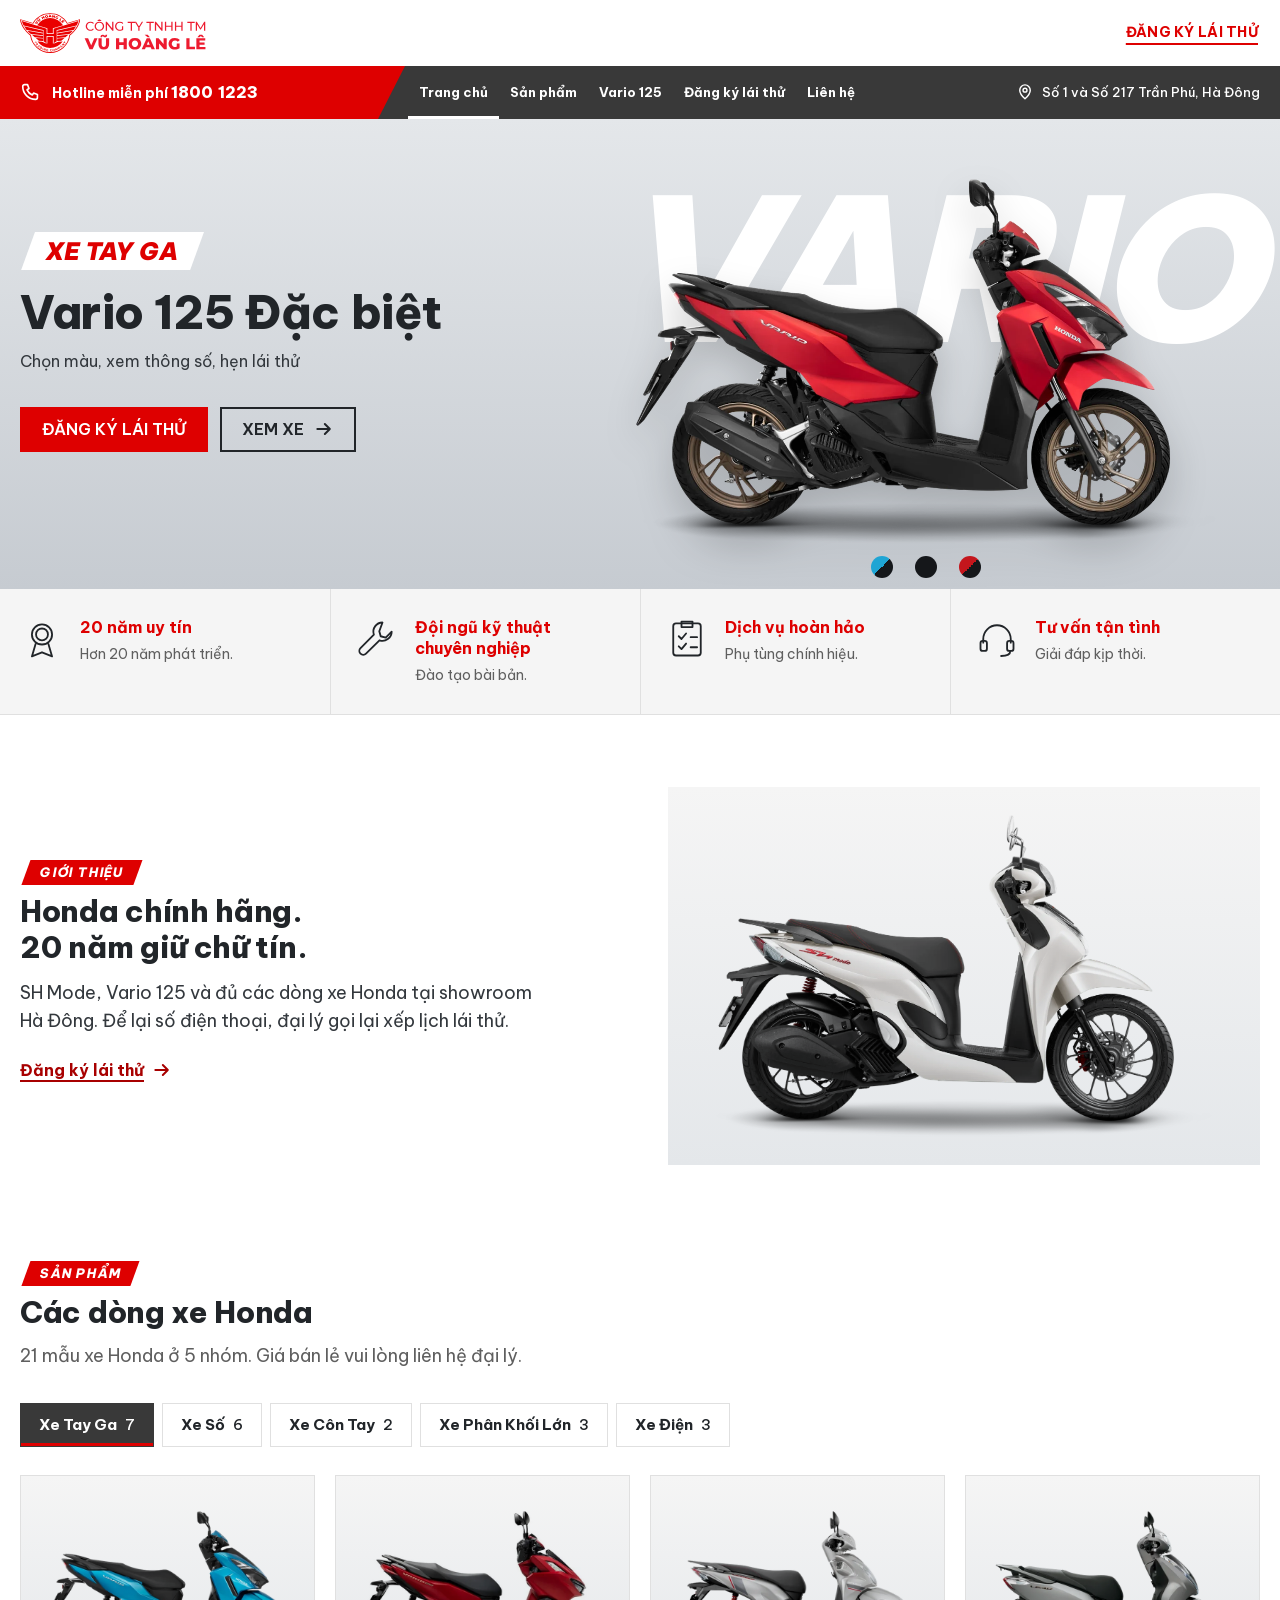
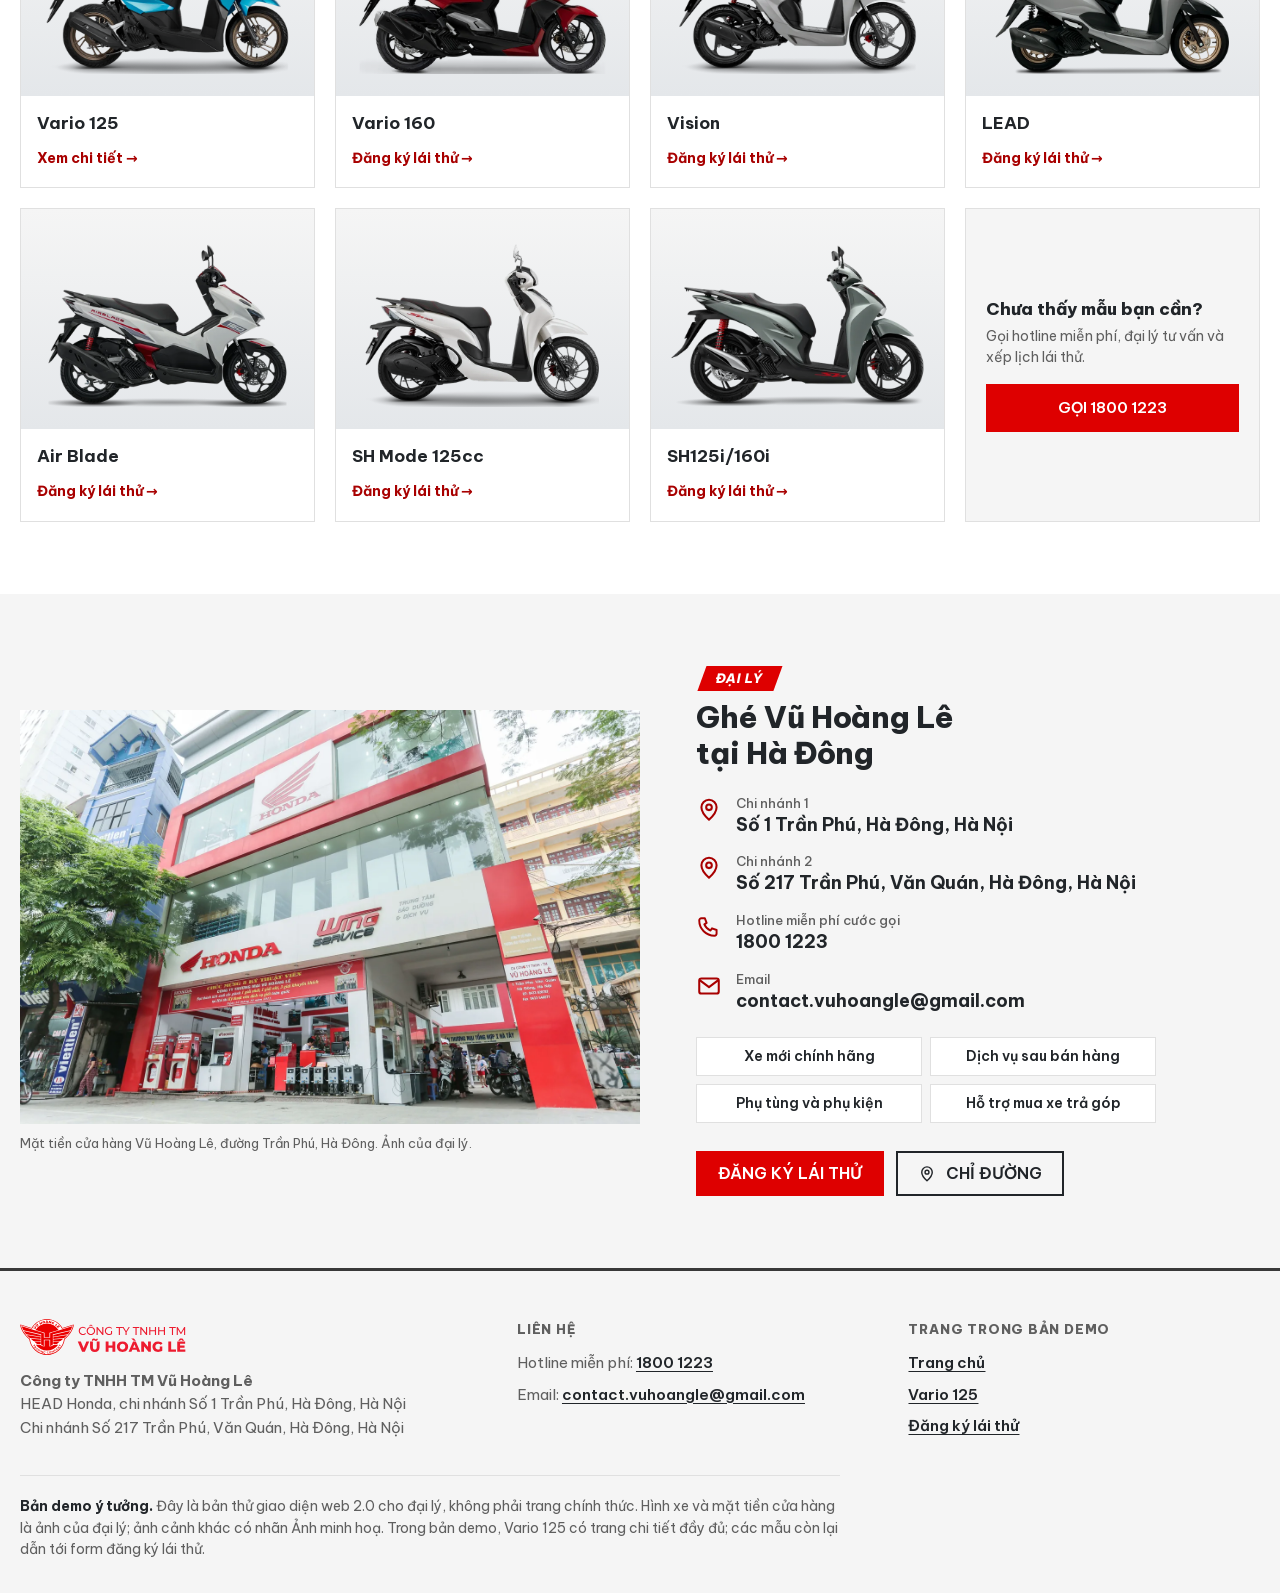
<file: index.html>
<!doctype html>
<html lang="vi"><head><meta charset="utf-8">
<meta name="viewport" content="width=device-width,initial-scale=1">
<title>Honda Vũ Hoàng Lê | Bản demo ý tưởng web 2.0 (B1)</title>
<meta name="description" content="Bản demo ý tưởng web 2.0 cho đại lý Honda Vũ Hoàng Lê, Hà Đông: các dòng xe, Vario 125, đăng ký lái thử.">
<meta name="robots" content="noindex">
<meta name="theme-color" content="#de0000">
<meta property="og:type" content="website">
<meta property="og:locale" content="vi_VN">
<meta property="og:title" content="Honda Vũ Hoàng Lê | Bản demo ý tưởng web 2.0">
<meta property="og:description" content="Bản demo ý tưởng web 2.0 cho đại lý Honda Vũ Hoàng Lê, Hà Đông: các dòng xe, Vario 125, đăng ký lái thử.">
<meta property="og:url" content="https://vuhoangle2.ciaosoft.vn/">
<meta property="og:image" content="https://vuhoangle2.ciaosoft.vn/img/og.jpg">
<meta property="og:image:width" content="1200">
<meta property="og:image:height" content="630">
<link rel="icon" href="favicon.svg" type="image/svg+xml">
<link rel="preload" href="fonts/bvp-400-latin.woff2" as="font" type="font/woff2" crossorigin>
<link rel="preload" href="fonts/bvp-400-vietnamese.woff2" as="font" type="font/woff2" crossorigin>
<link rel="preload" href="fonts/bvp-800-latin.woff2" as="font" type="font/woff2" crossorigin>
<link rel="preload" href="fonts/bvp-800-vietnamese.woff2" as="font" type="font/woff2" crossorigin>
<link rel="preload" href="fonts/bvp-900-latin.woff2" as="font" type="font/woff2" crossorigin>
<link rel="preload" href="fonts/bvp-900-vietnamese.woff2" as="font" type="font/woff2" crossorigin>
<link rel="stylesheet" href="site.css">
<script>document.documentElement.className+=" js"</script>
</head>
<body>
<a class="skip" href="#main">Bỏ qua điều hướng</a>
<header>
  <div class="hd-top"><div class="wrap">
    <a class="logo" href="index.html"><img src="img/logo-vhl.svg" width="186" height="40" alt="Công ty TNHH TM Vũ Hoàng Lê, về trang chủ"></a>
    <div class="hd-util"><a class="hd-cta" href="test-ride.html">Đăng ký lái&nbsp;thử</a></div>
  </div></div>
  <nav class="hd-nav" aria-label="Điều hướng chính"><div class="wrap">
    <a class="hot-tab" href="tel:18001223"><svg viewBox="0 0 24 24" fill="none" stroke="currentColor" stroke-width="1.8" stroke-linecap="round" stroke-linejoin="round" aria-hidden="true"><path d="M5 4h3.2l1.6 4.2-2.1 1.4a11 11 0 0 0 5.7 5.7l1.4-2.1L19 14.8V18a2 2 0 0 1-2 2A14 14 0 0 1 3 6a2 2 0 0 1 2-2z"/></svg><span>Hotline miễn phí <b>1800&nbsp;1223</b></span></a>
    <ul class="nav-d"><li><a href="index.html" aria-current="page">Trang&nbsp;chủ</a></li><li><a href="index.html#products">Sản phẩm</a></li><li><a href="vario-125.html">Vario&nbsp;125</a></li><li><a href="test-ride.html">Đăng ký lái&nbsp;thử</a></li><li><a href="index.html#dealer">Liên hệ</a></li></ul>
    <span class="addr"><svg viewBox="0 0 24 24" fill="none" stroke="currentColor" stroke-width="1.9" stroke-linecap="round" stroke-linejoin="round" aria-hidden="true"><path d="M12 21s7-6.2 7-11.5A7 7 0 0 0 5 9.5C5 14.8 12 21 12 21z"/><circle cx="12" cy="9.5" r="2.6"/></svg>Số&nbsp;1 và Số&nbsp;217 Trần&nbsp;Phú,&nbsp;Hà&nbsp;Đông</span>
    <details class="nav-m"><summary><svg viewBox="0 0 24 24" fill="none" stroke="currentColor" stroke-width="2.4" stroke-linecap="round" aria-hidden="true"><path d="M4 7h16M4 12h16M4 17h16"/></svg><span>Menu</span></summary><ul><li><a href="index.html" aria-current="page">Trang&nbsp;chủ</a></li><li><a href="index.html#products">Sản phẩm</a></li><li><a href="vario-125.html">Vario&nbsp;125</a></li><li><a href="test-ride.html">Đăng ký lái&nbsp;thử</a></li><li><a href="index.html#dealer">Liên hệ</a></li></ul></details>
    <a class="hot-m" href="tel:18001223" aria-label="Gọi hotline 1800 1223"><svg viewBox="0 0 24 24" fill="none" stroke="currentColor" stroke-width="1.8" stroke-linecap="round" stroke-linejoin="round" aria-hidden="true"><path d="M5 4h3.2l1.6 4.2-2.1 1.4a11 11 0 0 0 5.7 5.7l1.4-2.1L19 14.8V18a2 2 0 0 1-2 2A14 14 0 0 1 3 6a2 2 0 0 1 2-2z"/></svg><b>1800&nbsp;1223</b></a>
  </div></nav>
</header>

<main id="main">
  <section class="hero" aria-label="Vario 125 Đặc biệt">
    <div class="hero-in">
      <div class="copy">
        <span class="tag"><span>Xe Tay&nbsp;Ga</span></span>
        <h1>Vario&nbsp;125 Đặc&nbsp;biệt</h1>
        <p class="sub">Chọn màu, xem thông&nbsp;số, hẹn&nbsp;lái&nbsp;thử</p>
        <div class="cta"><a class="btn btn-red" href="test-ride.html?model=vario-125">Đăng ký lái&nbsp;thử</a><a class="btn btn-ghost" href="vario-125.html">Xem xe<span class="ar"><svg viewBox="0 0 24 24" fill="none" stroke="currentColor" stroke-width="2.4" stroke-linecap="round" stroke-linejoin="round" aria-hidden="true"><path d="M4 12h15M13 6l6 6-6 6"/></svg></span></a></div>
      </div>
      <div class="scene"><div class="ghost" aria-hidden="true">VARIO</div><img class="bike" src="img/vario-hero.webp" width="1100" height="695" alt="Honda Vario 125 Đặc biệt màu đỏ đen" fetchpriority="high"><div class="dots" role="group" aria-label="Chọn màu Vario 125"><a class="col-dot" href="vario-125.html?color=blue-black" aria-label="Xanh Đen" title="Xanh Đen"><i class="dot" style="background:linear-gradient(135deg,#1fa5d4 50%,#15171a 50%)"></i></a><a class="col-dot" href="vario-125.html?color=black" aria-label="Đen" title="Đen"><i class="dot" style="background:#15171a"></i></a><a class="col-dot" href="vario-125.html?color=red-black" aria-label="Đỏ Đen" title="Đỏ Đen"><i class="dot" style="background:linear-gradient(135deg,#c4161c 50%,#15171a 50%)"></i></a></div></div>
    </div>
  </section>
  <section class="usp" aria-label="Vì sao chọn Vũ Hoàng Lê"><div class="wrap"><ul><li><svg viewBox="0 0 48 48" fill="none" stroke="currentColor" stroke-width="2" stroke-linecap="round" stroke-linejoin="round" aria-hidden="true"><circle cx="24" cy="19" r="11"/><circle cx="24" cy="19" r="6.5"/><path d="M17 29.5 13 43l11-4.5L35 43l-4-13.5"/></svg><div><h3>20&nbsp;năm uy&nbsp;tín</h3><p>Hơn 20&nbsp;năm phát&nbsp;triển.</p></div></li><li><svg viewBox="0 0 48 48" fill="none" stroke="currentColor" stroke-width="2" stroke-linecap="round" stroke-linejoin="round" aria-hidden="true"><path d="M30 6a10 10 0 0 0-9.4 13.3L6 34a4.2 4.2 0 0 0 6 6l14.7-14.6A10 10 0 0 0 40 16l-6.5 6.5-5.5-1.5-1.5-5.5z"/></svg><div><h3>Đội ngũ kỹ&nbsp;thuật chuyên&nbsp;nghiệp</h3><p>Đào tạo bài&nbsp;bản.</p></div></li><li><svg viewBox="0 0 48 48" fill="none" stroke="currentColor" stroke-width="2" stroke-linecap="round" stroke-linejoin="round" aria-hidden="true"><rect x="9" y="7" width="30" height="35" rx="3"/><path d="M18 5h12v6H18zM15 21l3 3 5-6M15 32l3 3 5-6M28 22h7M28 33h7"/></svg><div><h3>Dịch vụ hoàn&nbsp;hảo</h3><p>Phụ tùng chính&nbsp;hiệu.</p></div></li><li><svg viewBox="0 0 48 48" fill="none" stroke="currentColor" stroke-width="2" stroke-linecap="round" stroke-linejoin="round" aria-hidden="true"><path d="M9 28v-4a15 15 0 0 1 30 0v4"/><rect x="6" y="26" width="7" height="11" rx="2.5"/><rect x="35" y="26" width="7" height="11" rx="2.5"/><path d="M38.5 37c0 4-4 5.5-10 5.5"/></svg><div><h3>Tư&nbsp;vấn tận&nbsp;tình</h3><p>Giải đáp kịp&nbsp;thời.</p></div></li></ul></div></section>

  <section class="intro" aria-labelledby="intro-h">
    <div class="wrap intro-in">
      <div>
        <p class="eyebrow"><span>Giới thiệu</span></p>
        <h2 id="intro-h">Honda chính hãng.<br>20&nbsp;năm giữ&nbsp;chữ&nbsp;tín.</h2>
        <p class="sub">SH Mode, Vario&nbsp;125 và đủ các dòng xe Honda tại showroom Hà&nbsp;Đông. Để lại số điện&nbsp;thoại, đại&nbsp;lý gọi lại xếp lịch&nbsp;lái&nbsp;thử.</p>
        <p class="more"><a class="lnk-arrow" href="test-ride.html">Đăng ký lái&nbsp;thử<svg viewBox="0 0 24 24" fill="none" stroke="currentColor" stroke-width="2.4" stroke-linecap="round" stroke-linejoin="round" aria-hidden="true"><path d="M4 12h15M13 6l6 6-6 6"/></svg></a></p>
      </div>
      <div class="intro-img"><img src="img/hero-sh-mode.webp" width="1400" height="911" alt="Honda SH Mode màu trắng, nhìn nghiêng" loading="lazy" decoding="async"></div>
    </div>
  </section>

  <section class="sec" id="products" aria-labelledby="prod-h">
    <div class="wrap">
      <div class="sec-head"><p class="eyebrow"><span>Sản phẩm</span></p><h2 id="prod-h">Các dòng xe&nbsp;Honda</h2>
      <p class="lead">21 mẫu xe Honda ở 5 nhóm. Giá bán lẻ vui lòng liên hệ&nbsp;đại&nbsp;lý.</p></div>
      <div data-catalog>
        <div class="tabbar" role="tablist" aria-label="Nhóm xe"></div>
        <div class="grp" id="group-scooter" data-grp="scooter" data-title="Xe Tay Ga" data-n="7"><h3>Xe Tay Ga<span>7 mẫu</span></h3><ul class="cards"><li class="card"><div class="card-img"><img src="img/models/vario-125.webp" width="800" height="600" alt="Honda Vario 125" loading="lazy" decoding="async"></div><div class="card-b"><h4><a href="vario-125.html">Vario&nbsp;125</a></h4><span class="card-go" aria-hidden="true">Xem chi tiết&nbsp;→</span></div></li><li class="card"><div class="card-img"><img src="img/models/vario-160.webp" width="800" height="600" alt="Honda Vario 160" loading="lazy" decoding="async"></div><div class="card-b"><h4><a href="test-ride.html?model=vario-160">Vario&nbsp;160</a></h4><span class="card-go" aria-hidden="true">Đăng ký lái&nbsp;thử&nbsp;→</span></div></li><li class="card"><div class="card-img"><img src="img/models/vision-2026.webp" width="800" height="600" alt="Honda Vision" loading="lazy" decoding="async"></div><div class="card-b"><h4><a href="test-ride.html?model=vision-2026">Vision</a></h4><span class="card-go" aria-hidden="true">Đăng ký lái&nbsp;thử&nbsp;→</span></div></li><li class="card"><div class="card-img"><img src="img/models/lead-2026.webp" width="800" height="600" alt="Honda LEAD" loading="lazy" decoding="async"></div><div class="card-b"><h4><a href="test-ride.html?model=lead-2026">LEAD</a></h4><span class="card-go" aria-hidden="true">Đăng ký lái&nbsp;thử&nbsp;→</span></div></li><li class="card"><div class="card-img"><img src="img/models/air-blade-2026.webp" width="800" height="600" alt="Honda Air Blade" loading="lazy" decoding="async"></div><div class="card-b"><h4><a href="test-ride.html?model=air-blade-2026">Air Blade</a></h4><span class="card-go" aria-hidden="true">Đăng ký lái&nbsp;thử&nbsp;→</span></div></li><li class="card"><div class="card-img"><img src="img/models/sh-mode-125.webp" width="800" height="600" alt="Honda SH Mode 125cc" loading="lazy" decoding="async"></div><div class="card-b"><h4><a href="test-ride.html?model=sh-mode-125">SH Mode&nbsp;125cc</a></h4><span class="card-go" aria-hidden="true">Đăng ký lái&nbsp;thử&nbsp;→</span></div></li><li class="card"><div class="card-img"><img src="img/models/sh125i-160i.webp" width="800" height="600" alt="Honda SH125i/160i" loading="lazy" decoding="async"></div><div class="card-b"><h4><a href="test-ride.html?model=sh125i-160i">SH125i/160i</a></h4><span class="card-go" aria-hidden="true">Đăng ký lái&nbsp;thử&nbsp;→</span></div></li><li class="cta-card"><div class="cta-in"><div class="cta-t"><b>Chưa thấy mẫu bạn&nbsp;cần?</b><span>Gọi hotline miễn phí, đại&nbsp;lý tư&nbsp;vấn và xếp lịch lái&nbsp;thử.</span></div><a class="btn btn-red" href="tel:18001223">Gọi 1800&nbsp;1223</a></div></li></ul></div><div class="grp" id="group-underbone" data-grp="underbone" data-title="Xe Số" data-n="6"><h3>Xe Số<span>6 mẫu</span></h3><ul class="cards"><li class="card"><div class="card-img"><img src="img/models/super-cub-c125.webp" width="800" height="600" alt="Honda Super Cub C125" loading="lazy" decoding="async"></div><div class="card-b"><h4><a href="test-ride.html?model=super-cub-c125">Super Cub C125</a></h4><span class="card-go" aria-hidden="true">Đăng ký lái&nbsp;thử&nbsp;→</span></div></li><li class="card"><div class="card-img"><img src="img/models/wave-alpha-classic.webp" width="800" height="600" alt="Honda Wave Alpha Cổ Điển" loading="lazy" decoding="async"></div><div class="card-b"><h4><a href="test-ride.html?model=wave-alpha-classic">Wave Alpha Cổ Điển</a></h4><span class="card-go" aria-hidden="true">Đăng ký lái&nbsp;thử&nbsp;→</span></div></li><li class="card"><div class="card-img"><img src="img/models/wave-alpha-110.webp" width="800" height="600" alt="Honda Wave Alpha 110cc" loading="lazy" decoding="async"></div><div class="card-b"><h4><a href="test-ride.html?model=wave-alpha-110">Wave Alpha 110cc</a></h4><span class="card-go" aria-hidden="true">Đăng ký lái&nbsp;thử&nbsp;→</span></div></li><li class="card"><div class="card-img"><img src="img/models/wave-rsx-fi.webp" width="800" height="600" alt="Honda Wave RSX FI" loading="lazy" decoding="async"></div><div class="card-b"><h4><a href="test-ride.html?model=wave-rsx-fi">Wave RSX FI</a></h4><span class="card-go" aria-hidden="true">Đăng ký lái&nbsp;thử&nbsp;→</span></div></li><li class="card"><div class="card-img"><img src="img/models/blade-110.webp" width="800" height="600" alt="Honda Blade 110cc" loading="lazy" decoding="async"></div><div class="card-b"><h4><a href="test-ride.html?model=blade-110">Blade 110cc</a></h4><span class="card-go" aria-hidden="true">Đăng ký lái&nbsp;thử&nbsp;→</span></div></li><li class="card"><div class="card-img"><img src="img/models/future-125.webp" width="800" height="600" alt="Honda Future 125cc" loading="lazy" decoding="async"></div><div class="card-b"><h4><a href="test-ride.html?model=future-125">Future 125cc</a></h4><span class="card-go" aria-hidden="true">Đăng ký lái&nbsp;thử&nbsp;→</span></div></li><li class="cta-card"><div class="cta-in"><div class="cta-t"><b>Chưa thấy mẫu bạn&nbsp;cần?</b><span>Gọi hotline miễn phí, đại&nbsp;lý tư&nbsp;vấn và xếp lịch lái&nbsp;thử.</span></div><a class="btn btn-red" href="tel:18001223">Gọi 1800&nbsp;1223</a></div></li></ul></div><div class="grp" id="group-sport" data-grp="sport" data-title="Xe Côn Tay" data-n="2"><h3>Xe Côn Tay<span>2 mẫu</span></h3><ul class="cards"><li class="card"><div class="card-img"><img src="img/models/cbr150r.webp" width="800" height="600" alt="Honda CBR150R" loading="lazy" decoding="async"></div><div class="card-b"><h4><a href="test-ride.html?model=cbr150r">CBR150R</a></h4><span class="card-go" aria-hidden="true">Đăng ký lái&nbsp;thử&nbsp;→</span></div></li><li class="card"><div class="card-img"><img src="img/models/winner-r-150.webp" width="800" height="600" alt="Honda Winner R 150cc" loading="lazy" decoding="async"></div><div class="card-b"><h4><a href="test-ride.html?model=winner-r-150">Winner R 150cc</a></h4><span class="card-go" aria-hidden="true">Đăng ký lái&nbsp;thử&nbsp;→</span></div></li><li class="cta-card"><div class="cta-in"><div class="cta-t"><b>Chưa thấy mẫu bạn&nbsp;cần?</b><span>Gọi hotline miễn phí, đại&nbsp;lý tư&nbsp;vấn và xếp lịch lái&nbsp;thử.</span></div><a class="btn btn-red" href="tel:18001223">Gọi 1800&nbsp;1223</a></div></li></ul></div><div class="grp" id="group-big-bike" data-grp="big-bike" data-title="Xe Phân Khối Lớn" data-n="3"><h3>Xe Phân Khối Lớn<span>3 mẫu</span></h3><ul class="cards"><li class="card"><div class="card-img"><img src="img/models/cb350-hness.webp" width="800" height="600" alt="Honda CB350 H&#x27;ness" loading="lazy" decoding="async"></div><div class="card-b"><h4><a href="test-ride.html?model=cb350-hness">CB350 H&#x27;ness</a></h4><span class="card-go" aria-hidden="true">Đăng ký lái&nbsp;thử&nbsp;→</span></div></li><li class="card"><div class="card-img"><img src="img/models/adv350.webp" width="800" height="600" alt="Honda ADV350" loading="lazy" decoding="async"></div><div class="card-b"><h4><a href="test-ride.html?model=adv350">ADV350</a></h4><span class="card-go" aria-hidden="true">Đăng ký lái&nbsp;thử&nbsp;→</span></div></li><li class="card"><div class="card-img"><img src="img/models/sh350.webp" width="800" height="600" alt="Honda SH350" loading="lazy" decoding="async"></div><div class="card-b"><h4><a href="test-ride.html?model=sh350">SH350</a></h4><span class="card-go" aria-hidden="true">Đăng ký lái&nbsp;thử&nbsp;→</span></div></li><li class="cta-card"><div class="cta-in"><div class="cta-t"><b>Chưa thấy mẫu bạn&nbsp;cần?</b><span>Gọi hotline miễn phí, đại&nbsp;lý tư&nbsp;vấn và xếp lịch lái&nbsp;thử.</span></div><a class="btn btn-red" href="tel:18001223">Gọi 1800&nbsp;1223</a></div></li></ul></div><div class="grp" id="group-electric" data-grp="electric" data-title="Xe Điện" data-n="3"><h3>Xe Điện<span>3 mẫu</span></h3><ul class="cards"><li class="card"><div class="card-img"><img src="img/models/uc3.webp" width="800" height="600" alt="Honda UC3" loading="lazy" decoding="async"></div><div class="card-b"><h4><a href="test-ride.html?model=uc3">UC3</a></h4><span class="card-go" aria-hidden="true">Đăng ký lái&nbsp;thử&nbsp;→</span></div></li><li class="card"><div class="card-img"><img src="img/models/cuv-e.webp" width="800" height="600" alt="Honda CUV e" loading="lazy" decoding="async"></div><div class="card-b"><h4><a href="test-ride.html?model=cuv-e">CUV e</a></h4><span class="card-go" aria-hidden="true">Đăng ký lái&nbsp;thử&nbsp;→</span></div></li><li class="card"><div class="card-img"><img src="img/models/icon-e.webp" width="800" height="600" alt="Honda ICON e" loading="lazy" decoding="async"></div><div class="card-b"><h4><a href="test-ride.html?model=icon-e">ICON e</a></h4><span class="card-go" aria-hidden="true">Đăng ký lái&nbsp;thử&nbsp;→</span></div></li><li class="cta-card"><div class="cta-in"><div class="cta-t"><b>Chưa thấy mẫu bạn&nbsp;cần?</b><span>Gọi hotline miễn phí, đại&nbsp;lý tư&nbsp;vấn và xếp lịch lái&nbsp;thử.</span></div><a class="btn btn-red" href="tel:18001223">Gọi 1800&nbsp;1223</a></div></li></ul></div>
      </div>
    </div>
  </section>

  <section class="sec soft" id="dealer" aria-labelledby="deal-h">
    <div class="wrap dl-in">
      <figure class="dl-fig"><div class="fig dl-img"><img src="img/dealer-front.webp" width="1440" height="960" alt="Mặt tiền cửa hàng Honda Vũ Hoàng Lê trên đường Trần Phú, Hà Đông: tòa nhà đỏ trắng ba tầng, biển Honda và Wing Service" loading="lazy" decoding="async"></div>
        <figcaption>Mặt tiền cửa hàng Vũ&nbsp;Hoàng&nbsp;Lê, đường Trần&nbsp;Phú, Hà&nbsp;Đông. Ảnh của&nbsp;đại&nbsp;lý.</figcaption></figure>
      <div class="dl-card">
        <p class="eyebrow"><span>Đại&nbsp;lý</span></p>
        <h2 id="deal-h"><span class="ln">Ghé Vũ&nbsp;Hoàng&nbsp;Lê</span> <span class="ln">tại Hà&nbsp;Đông</span></h2>
        <ul class="info">
          <li><svg viewBox="0 0 24 24" fill="none" stroke="currentColor" stroke-width="1.9" stroke-linecap="round" stroke-linejoin="round" aria-hidden="true"><path d="M12 21s7-6.2 7-11.5A7 7 0 0 0 5 9.5C5 14.8 12 21 12 21z"/><circle cx="12" cy="9.5" r="2.6"/></svg><div><small>Chi nhánh&nbsp;1</small><b>Số&nbsp;1 Trần&nbsp;Phú, Hà&nbsp;Đông,&nbsp;Hà&nbsp;Nội</b></div></li>
          <li><svg viewBox="0 0 24 24" fill="none" stroke="currentColor" stroke-width="1.9" stroke-linecap="round" stroke-linejoin="round" aria-hidden="true"><path d="M12 21s7-6.2 7-11.5A7 7 0 0 0 5 9.5C5 14.8 12 21 12 21z"/><circle cx="12" cy="9.5" r="2.6"/></svg><div><small>Chi nhánh&nbsp;2</small><b>Số&nbsp;217 Trần&nbsp;Phú, Văn&nbsp;Quán, Hà&nbsp;Đông,&nbsp;Hà&nbsp;Nội</b></div></li>
          <li><svg viewBox="0 0 24 24" fill="none" stroke="currentColor" stroke-width="1.8" stroke-linecap="round" stroke-linejoin="round" aria-hidden="true"><path d="M5 4h3.2l1.6 4.2-2.1 1.4a11 11 0 0 0 5.7 5.7l1.4-2.1L19 14.8V18a2 2 0 0 1-2 2A14 14 0 0 1 3 6a2 2 0 0 1 2-2z"/></svg><div><small>Hotline miễn phí&nbsp;cước&nbsp;gọi</small><a href="tel:18001223">1800&nbsp;1223</a></div></li>
          <li><svg viewBox="0 0 24 24" fill="none" stroke="currentColor" stroke-width="1.9" stroke-linecap="round" stroke-linejoin="round" aria-hidden="true"><rect x="3" y="5" width="18" height="14" rx="2"/><path d="m4 7 8 6 8-6"/></svg><div><small>Email</small><a class="mail" href="mailto:contact.vuhoangle@gmail.com">contact.vuhoangle@<wbr>gmail.com</a></div></li>
        </ul>
        <ul class="svc" aria-label="Dịch vụ tại đại lý"><li>Xe mới chính&nbsp;hãng</li><li>Dịch vụ sau&nbsp;bán&nbsp;hàng</li><li>Phụ tùng và&nbsp;phụ&nbsp;kiện</li><li>Hỗ trợ mua xe&nbsp;trả&nbsp;góp</li></ul>
        <div class="dl-cta"><a class="btn btn-red" href="test-ride.html">Đăng ký lái&nbsp;thử</a><a class="btn btn-ghost" href="https://www.google.com/maps/dir/?api=1&destination=20.9756505,105.7820764" target="_blank" rel="noopener"><svg viewBox="0 0 24 24" fill="none" stroke="currentColor" stroke-width="1.9" stroke-linecap="round" stroke-linejoin="round" aria-hidden="true"><path d="M12 21s7-6.2 7-11.5A7 7 0 0 0 5 9.5C5 14.8 12 21 12 21z"/><circle cx="12" cy="9.5" r="2.6"/></svg>Chỉ đường</a></div>
      </div>
    </div>
  </section>
</main>
<footer class="ft"><div class="wrap">
  <div class="ft-grid">
    <div><img src="img/logo-vhl.svg" width="166" height="36" alt="Vũ Hoàng Lê" loading="lazy"><p class="ft-name">Công ty TNHH TM Vũ&nbsp;Hoàng&nbsp;Lê</p><p>HEAD Honda, chi nhánh Số&nbsp;1 Trần&nbsp;Phú, Hà&nbsp;Đông,&nbsp;Hà&nbsp;Nội</p><p>Chi nhánh Số&nbsp;217 Trần&nbsp;Phú, Văn&nbsp;Quán, Hà&nbsp;Đông,&nbsp;Hà&nbsp;Nội</p></div>
    <div><p class="ft-h">Liên hệ</p><ul><li>Hotline miễn phí: <a href="tel:18001223">1800&nbsp;1223</a></li><li>Email: <a href="mailto:contact.vuhoangle@gmail.com">contact.vuhoangle@<wbr>gmail.com</a></li></ul></div>
    <div><p class="ft-h">Trang trong bản&nbsp;demo</p><ul><li><a href="index.html">Trang&nbsp;chủ</a></li><li><a href="vario-125.html">Vario&nbsp;125</a></li><li><a href="test-ride.html">Đăng ký lái&nbsp;thử</a></li></ul></div>
  </div>
  <p class="ft-demo"><b>Bản demo ý&nbsp;tưởng.</b> Đây là bản thử giao diện web 2.0 cho đại&nbsp;lý, không phải trang chính thức. Hình xe và mặt tiền cửa hàng là ảnh của đại&nbsp;lý; ảnh cảnh khác có nhãn Ảnh minh hoạ. Trong bản demo, Vario&nbsp;125 có trang chi tiết đầy đủ; các mẫu còn lại dẫn tới form đăng ký&nbsp;lái&nbsp;thử.</p>
</div></footer>
<script src="site.js" defer></script>
</body></html>
</file>
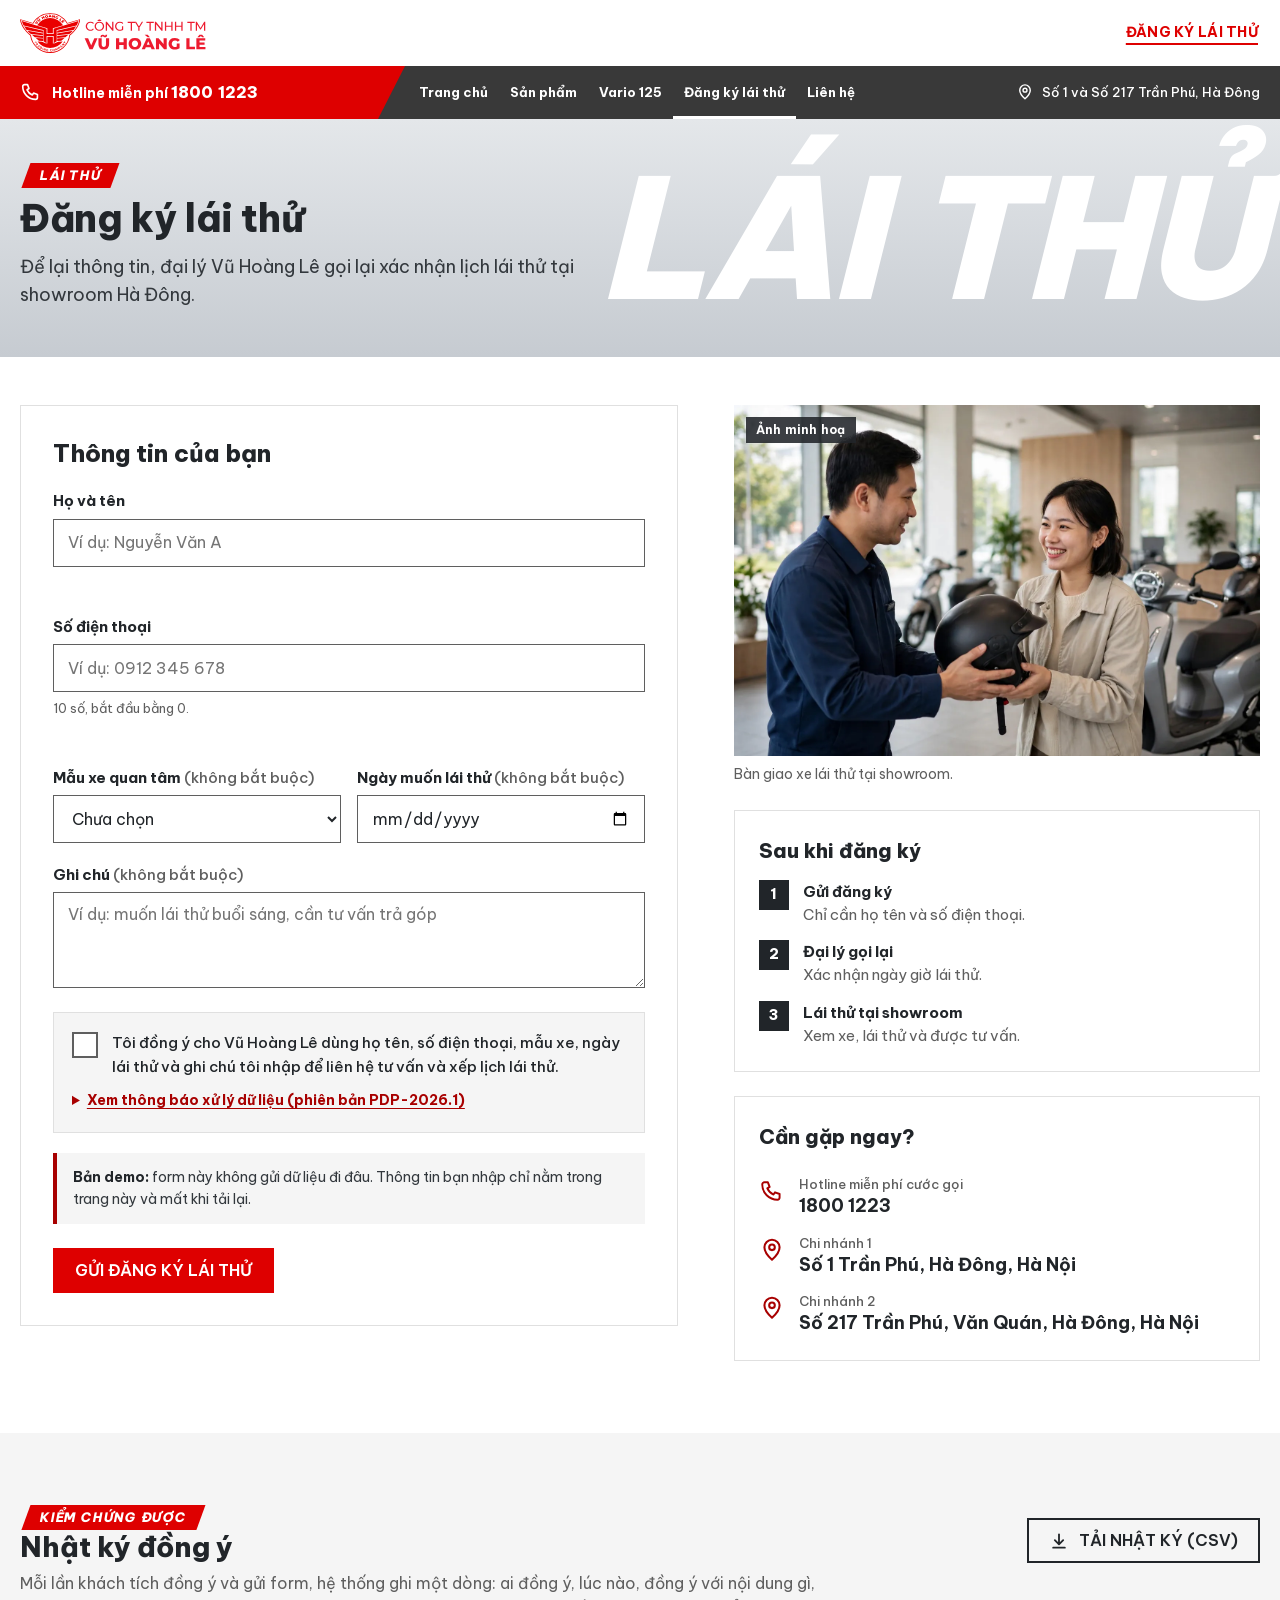
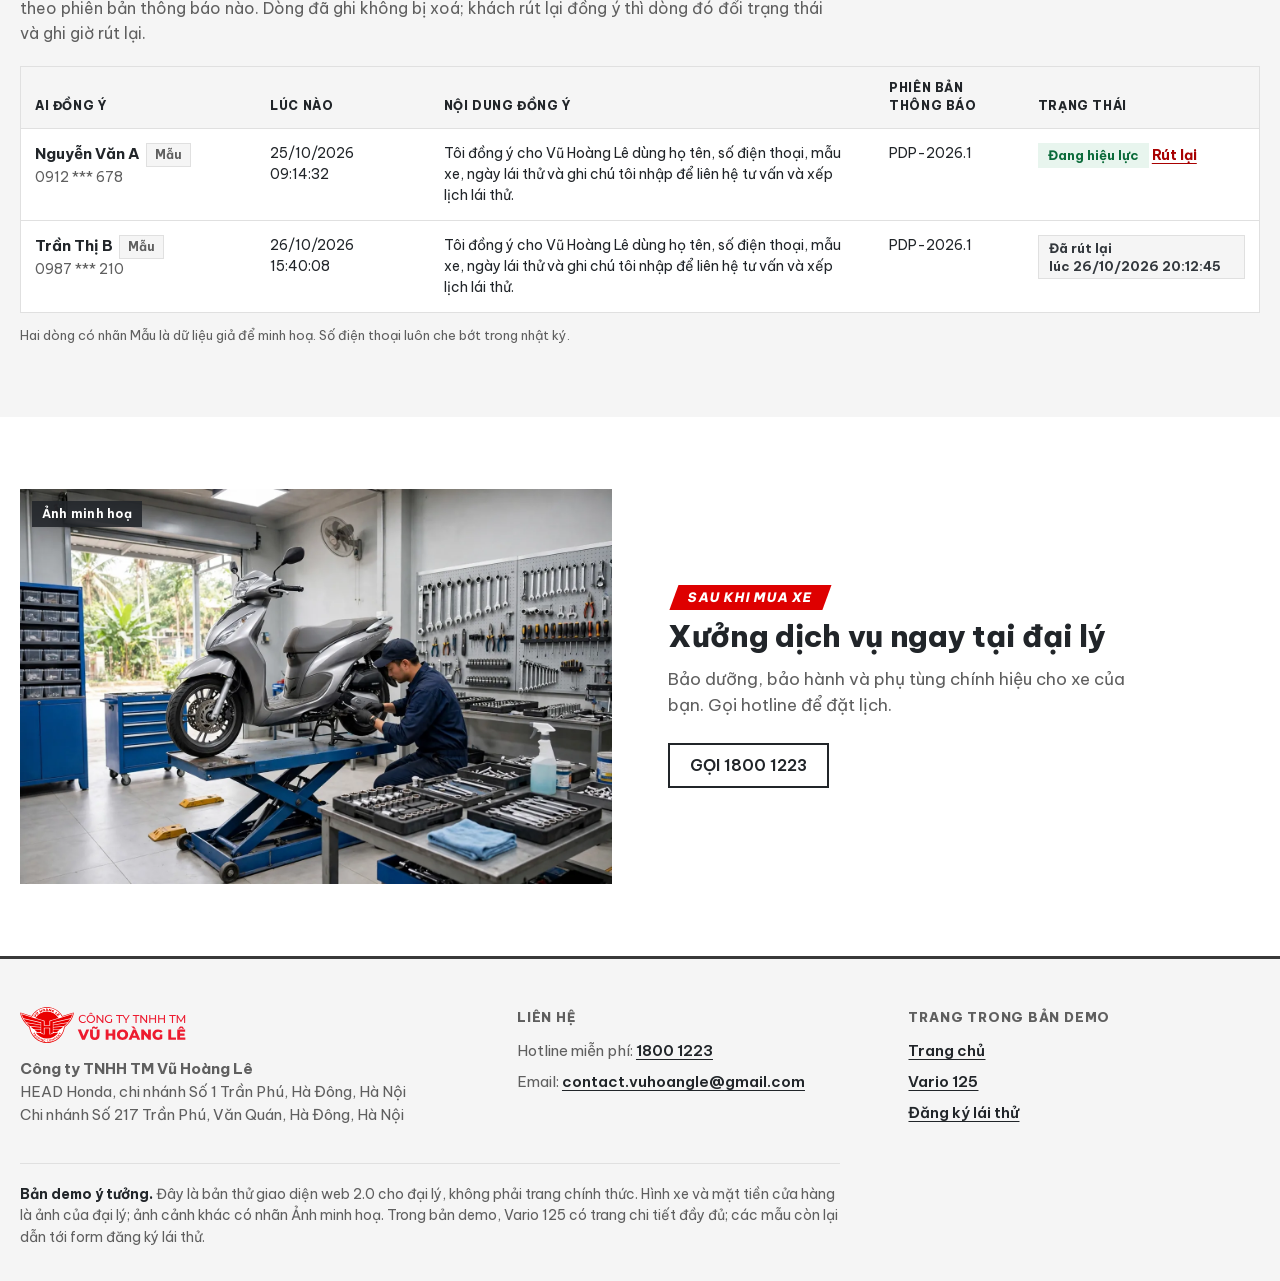
<file: test-ride.html>
<!doctype html>
<html lang="vi"><head><meta charset="utf-8">
<meta name="viewport" content="width=device-width,initial-scale=1">
<title>Đăng ký lái thử | Honda Vũ Hoàng Lê, bản demo ý tưởng (B1)</title>
<meta name="description" content="Đăng ký lái thử tại Honda Vũ Hoàng Lê, Hà Đông, kèm nhật ký đồng ý kiểm chứng được. Bản demo ý tưởng, không gửi dữ liệu đi đâu.">
<meta name="robots" content="noindex">
<meta name="theme-color" content="#de0000">
<meta property="og:type" content="website">
<meta property="og:locale" content="vi_VN">
<meta property="og:title" content="Đăng ký lái thử | Honda Vũ Hoàng Lê, bản demo ý tưởng">
<meta property="og:description" content="Đăng ký lái thử tại Honda Vũ Hoàng Lê, Hà Đông, kèm nhật ký đồng ý kiểm chứng được. Bản demo ý tưởng, không gửi dữ liệu đi đâu.">
<meta property="og:url" content="https://vuhoangle2.ciaosoft.vn/test-ride.html">
<meta property="og:image" content="https://vuhoangle2.ciaosoft.vn/img/og.jpg">
<meta property="og:image:width" content="1200">
<meta property="og:image:height" content="630">
<link rel="icon" href="favicon.svg" type="image/svg+xml">
<link rel="preload" href="fonts/bvp-400-latin.woff2" as="font" type="font/woff2" crossorigin>
<link rel="preload" href="fonts/bvp-400-vietnamese.woff2" as="font" type="font/woff2" crossorigin>
<link rel="preload" href="fonts/bvp-800-latin.woff2" as="font" type="font/woff2" crossorigin>
<link rel="preload" href="fonts/bvp-800-vietnamese.woff2" as="font" type="font/woff2" crossorigin>
<link rel="preload" href="fonts/bvp-900-latin.woff2" as="font" type="font/woff2" crossorigin>
<link rel="preload" href="fonts/bvp-900-vietnamese.woff2" as="font" type="font/woff2" crossorigin>
<link rel="stylesheet" href="site.css">
<script>document.documentElement.className+=" js"</script>
</head>
<body>
<a class="skip" href="#main">Bỏ qua điều hướng</a>
<header>
  <div class="hd-top"><div class="wrap">
    <a class="logo" href="index.html"><img src="img/logo-vhl.svg" width="186" height="40" alt="Công ty TNHH TM Vũ Hoàng Lê, về trang chủ"></a>
    <div class="hd-util"><a class="hd-cta" href="test-ride.html">Đăng ký lái&nbsp;thử</a></div>
  </div></div>
  <nav class="hd-nav" aria-label="Điều hướng chính"><div class="wrap">
    <a class="hot-tab" href="tel:18001223"><svg viewBox="0 0 24 24" fill="none" stroke="currentColor" stroke-width="1.8" stroke-linecap="round" stroke-linejoin="round" aria-hidden="true"><path d="M5 4h3.2l1.6 4.2-2.1 1.4a11 11 0 0 0 5.7 5.7l1.4-2.1L19 14.8V18a2 2 0 0 1-2 2A14 14 0 0 1 3 6a2 2 0 0 1 2-2z"/></svg><span>Hotline miễn phí <b>1800&nbsp;1223</b></span></a>
    <ul class="nav-d"><li><a href="index.html">Trang&nbsp;chủ</a></li><li><a href="index.html#products">Sản phẩm</a></li><li><a href="vario-125.html">Vario&nbsp;125</a></li><li><a href="test-ride.html" aria-current="page">Đăng ký lái&nbsp;thử</a></li><li><a href="index.html#dealer">Liên hệ</a></li></ul>
    <span class="addr"><svg viewBox="0 0 24 24" fill="none" stroke="currentColor" stroke-width="1.9" stroke-linecap="round" stroke-linejoin="round" aria-hidden="true"><path d="M12 21s7-6.2 7-11.5A7 7 0 0 0 5 9.5C5 14.8 12 21 12 21z"/><circle cx="12" cy="9.5" r="2.6"/></svg>Số&nbsp;1 và Số&nbsp;217 Trần&nbsp;Phú,&nbsp;Hà&nbsp;Đông</span>
    <details class="nav-m"><summary><svg viewBox="0 0 24 24" fill="none" stroke="currentColor" stroke-width="2.4" stroke-linecap="round" aria-hidden="true"><path d="M4 7h16M4 12h16M4 17h16"/></svg><span>Menu</span></summary><ul><li><a href="index.html">Trang&nbsp;chủ</a></li><li><a href="index.html#products">Sản phẩm</a></li><li><a href="vario-125.html">Vario&nbsp;125</a></li><li><a href="test-ride.html" aria-current="page">Đăng ký lái&nbsp;thử</a></li><li><a href="index.html#dealer">Liên hệ</a></li></ul></details>
    <a class="hot-m" href="tel:18001223" aria-label="Gọi hotline 1800 1223"><svg viewBox="0 0 24 24" fill="none" stroke="currentColor" stroke-width="1.8" stroke-linecap="round" stroke-linejoin="round" aria-hidden="true"><path d="M5 4h3.2l1.6 4.2-2.1 1.4a11 11 0 0 0 5.7 5.7l1.4-2.1L19 14.8V18a2 2 0 0 1-2 2A14 14 0 0 1 3 6a2 2 0 0 1 2-2z"/></svg><b>1800&nbsp;1223</b></a>
  </div></nav>
</header>

<main id="main">
  <section class="pg-head" aria-labelledby="ride-h"><div class="ghost" aria-hidden="true">LÁI&nbsp;THỬ</div><div class="wrap">
    <p class="eyebrow"><span>Lái&nbsp;thử</span></p>
    <h1 id="ride-h">Đăng ký lái&nbsp;thử</h1>
    <p class="lead">Để lại thông tin, đại&nbsp;lý Vũ&nbsp;Hoàng&nbsp;Lê gọi lại xác&nbsp;nhận lịch lái&nbsp;thử tại showroom&nbsp;Hà&nbsp;Đông.</p>
  </div></section>
  <section class="ride"><div class="wrap ride-in">
    <div class="a-form">
      <form class="form" id="ride-form" novalidate aria-labelledby="form-h">
        <h2 id="form-h">Thông tin của&nbsp;bạn</h2>
        <div class="fld"><label for="f-name">Họ và tên</label><input class="inp" id="f-name" name="name" type="text" autocomplete="name" maxlength="80" placeholder="Ví dụ: Nguyễn Văn A" aria-describedby="e-name"><p class="err" id="e-name">Vui lòng nhập họ&nbsp;và&nbsp;tên.</p></div>
        <div class="fld"><label for="f-phone">Số điện&nbsp;thoại</label><input class="inp" id="f-phone" name="phone" type="tel" inputmode="numeric" autocomplete="tel" maxlength="14" placeholder="Ví dụ: 0912 345 678" aria-describedby="h-phone e-phone"><p class="hint" id="h-phone">10 số, bắt đầu&nbsp;bằng&nbsp;0.</p><p class="err" id="e-phone">Số điện&nbsp;thoại gồm 10 số, bắt đầu&nbsp;bằng&nbsp;0.</p></div>
        <div class="two">
          <div class="fld"><label for="f-model">Mẫu xe quan tâm <span class="opt">(không bắt&nbsp;buộc)</span></label><select class="inp" id="f-model" name="model"><option value="">Chưa chọn</option><optgroup label="Xe Tay Ga"><option value="vario-125">Vario 125</option><option value="vario-160">Vario 160</option><option value="vision-2026">Vision</option><option value="lead-2026">LEAD</option><option value="air-blade-2026">Air Blade</option><option value="sh-mode-125">SH Mode 125cc</option><option value="sh125i-160i">SH125i/160i</option></optgroup><optgroup label="Xe Số"><option value="super-cub-c125">Super Cub C125</option><option value="wave-alpha-classic">Wave Alpha Cổ Điển</option><option value="wave-alpha-110">Wave Alpha 110cc</option><option value="wave-rsx-fi">Wave RSX FI</option><option value="blade-110">Blade 110cc</option><option value="future-125">Future 125cc</option></optgroup><optgroup label="Xe Côn Tay"><option value="cbr150r">CBR150R</option><option value="winner-r-150">Winner R 150cc</option></optgroup><optgroup label="Xe Phân Khối Lớn"><option value="cb350-hness">CB350 H&#x27;ness</option><option value="adv350">ADV350</option><option value="sh350">SH350</option></optgroup><optgroup label="Xe Điện"><option value="uc3">UC3</option><option value="cuv-e">CUV e</option><option value="icon-e">ICON e</option></optgroup></select></div>
          <div class="fld"><label for="f-date">Ngày muốn lái&nbsp;thử <span class="opt">(không bắt&nbsp;buộc)</span></label><input class="inp" id="f-date" name="date" type="date"></div>
        </div>
        <div class="fld"><label for="f-note">Ghi chú <span class="opt">(không bắt&nbsp;buộc)</span></label><textarea class="inp" id="f-note" name="note" rows="3" maxlength="300" placeholder="Ví dụ: muốn lái thử buổi sáng, cần tư vấn trả góp"></textarea></div>

        <div class="consent" id="consent-box">
          <label class="chk" for="f-consent"><input id="f-consent" name="consent" type="checkbox" aria-describedby="e-consent"><span class="box"><svg viewBox="0 0 24 24" fill="none" stroke="currentColor" stroke-width="3.2" stroke-linecap="round" stroke-linejoin="round" aria-hidden="true"><path d="m5 12.5 4.5 4.5L19 7.5"/></svg></span><span class="t">Tôi đồng&nbsp;ý cho Vũ&nbsp;Hoàng&nbsp;Lê dùng họ tên, số điện&nbsp;thoại, mẫu xe, ngày lái&nbsp;thử và ghi chú tôi nhập để liên hệ tư&nbsp;vấn và xếp lịch&nbsp;lái&nbsp;thử.</span></label>
          <p class="err" id="e-consent">Cần tích ô đồng&nbsp;ý trước khi gửi&nbsp;đăng&nbsp;ký.</p>
          <details class="notice"><summary>Xem thông báo xử lý dữ&nbsp;liệu (phiên bản PDP-2026.1)</summary>
            <ul><li>Mục đích: liên hệ tư&nbsp;vấn và xếp lịch&nbsp;lái&nbsp;thử.</li><li>Dữ&nbsp;liệu thu thập: họ tên, số điện&nbsp;thoại, mẫu xe, ngày lái&nbsp;thử,&nbsp;ghi&nbsp;chú.</li><li>Ô đồng&nbsp;ý để trống mặc định; im lặng không được tính là&nbsp;đồng&nbsp;ý.</li><li>Bạn có thể rút lại đồng&nbsp;ý bất cứ lúc nào bằng cách gửi email tới contact.vuhoangle@<wbr>gmail.com hoặc gọi&nbsp;1800&nbsp;1223.</li></ul>
          </details>
        </div>
        <p class="demo-box"><b>Bản demo:</b> form này không gửi dữ&nbsp;liệu đi đâu. Thông tin bạn nhập chỉ nằm trong trang này và mất khi&nbsp;tải&nbsp;lại.</p>
        <p class="summary" id="summary" role="alert"></p>
        <div class="submit"><button class="btn btn-red" type="submit" id="submit-btn">Gửi đăng ký lái&nbsp;thử</button></div>
        <noscript><p class="demo-box">Form cần bật JavaScript để chạy trong&nbsp;bản&nbsp;demo.</p></noscript>
      </form>
      <div class="ok" id="ok-box" role="status" tabindex="-1">
        <h2>Đã ghi&nbsp;nhận đăng ký&nbsp;(bản&nbsp;demo)</h2>
        <p>Đại&nbsp;lý sẽ gọi lại số điện&nbsp;thoại bên dưới để xác&nbsp;nhận lịch&nbsp;lái&nbsp;thử.</p>
        <dl id="ok-dl"></dl>
        <p>Dữ&nbsp;liệu không rời khỏi trình duyệt này. Dòng đồng&nbsp;ý vừa ghi nằm đầu <a class="lnk" href="#consent-log">nhật&nbsp;ký đồng&nbsp;ý</a>.</p>
        <div class="acts"><button class="btn btn-ghost" type="button" id="again-btn">Đăng ký thêm</button></div>
      </div>
    </div>

    <aside class="a-aside" aria-label="Thông tin thêm">
      <div><div class="fig ph3"><img src="img/scenes/handover.webp" width="1440" height="960" alt="Nhân viên đại lý bàn giao mũ bảo hiểm cho khách bên cạnh xe tay ga (ảnh minh hoạ)" loading="lazy" decoding="async"><span class="chip-ill">Ảnh minh&nbsp;hoạ</span></div><p class="cap-img">Bàn giao xe lái&nbsp;thử&nbsp;tại&nbsp;showroom.</p></div>
      <div class="side-card"><h2>Sau khi đăng&nbsp;ký</h2><ol class="steps"><li><div><b>Gửi đăng&nbsp;ký</b><span>Chỉ cần họ tên và số&nbsp;điện&nbsp;thoại.</span></div></li><li><div><b>Đại&nbsp;lý gọi&nbsp;lại</b><span>Xác&nbsp;nhận ngày giờ&nbsp;lái&nbsp;thử.</span></div></li><li><div><b>Lái&nbsp;thử tại&nbsp;showroom</b><span>Xem xe, lái&nbsp;thử và được&nbsp;tư&nbsp;vấn.</span></div></li></ol></div>
      <div class="side-card"><h2>Cần gặp&nbsp;ngay?</h2><ul class="info"><li><svg viewBox="0 0 24 24" fill="none" stroke="currentColor" stroke-width="1.8" stroke-linecap="round" stroke-linejoin="round" aria-hidden="true"><path d="M5 4h3.2l1.6 4.2-2.1 1.4a11 11 0 0 0 5.7 5.7l1.4-2.1L19 14.8V18a2 2 0 0 1-2 2A14 14 0 0 1 3 6a2 2 0 0 1 2-2z"/></svg><div><small>Hotline miễn phí&nbsp;cước&nbsp;gọi</small><a href="tel:18001223">1800&nbsp;1223</a></div></li><li><svg viewBox="0 0 24 24" fill="none" stroke="currentColor" stroke-width="1.9" stroke-linecap="round" stroke-linejoin="round" aria-hidden="true"><path d="M12 21s7-6.2 7-11.5A7 7 0 0 0 5 9.5C5 14.8 12 21 12 21z"/><circle cx="12" cy="9.5" r="2.6"/></svg><div><small>Chi nhánh&nbsp;1</small><b>Số&nbsp;1 Trần&nbsp;Phú, Hà&nbsp;Đông,&nbsp;Hà&nbsp;Nội</b></div></li><li><svg viewBox="0 0 24 24" fill="none" stroke="currentColor" stroke-width="1.9" stroke-linecap="round" stroke-linejoin="round" aria-hidden="true"><path d="M12 21s7-6.2 7-11.5A7 7 0 0 0 5 9.5C5 14.8 12 21 12 21z"/><circle cx="12" cy="9.5" r="2.6"/></svg><div><small>Chi nhánh&nbsp;2</small><b>Số&nbsp;217 Trần&nbsp;Phú, Văn&nbsp;Quán, Hà&nbsp;Đông,&nbsp;Hà&nbsp;Nội</b></div></li></ul></div>
    </aside>
  </div></section>

  <section class="sec soft log-sec" id="consent-log" aria-labelledby="log-h"><div class="wrap">
    <div class="log-h"><div><p class="eyebrow"><span>Kiểm&nbsp;chứng&nbsp;được</span></p><h2 id="log-h">Nhật&nbsp;ký đồng&nbsp;ý</h2></div><button class="btn btn-ghost" type="button" id="csv-btn"><svg viewBox="0 0 24 24" fill="none" stroke="currentColor" stroke-width="2.2" stroke-linecap="round" stroke-linejoin="round" aria-hidden="true"><path d="M12 4v11M7 11l5 5 5-5M5 20h14"/></svg>Tải nhật&nbsp;ký (CSV)</button></div>
    <p class="lead">Mỗi lần khách tích đồng&nbsp;ý và gửi form, hệ thống ghi một dòng: ai đồng&nbsp;ý, lúc nào, đồng&nbsp;ý với nội dung gì, theo phiên bản thông báo nào. Dòng đã ghi không bị xoá; khách rút lại đồng&nbsp;ý thì dòng đó đổi trạng thái và ghi giờ&nbsp;rút&nbsp;lại.</p>
    <div class="tw"><table class="log" id="log"><caption class="sr">Nhật&nbsp;ký đồng&nbsp;ý</caption>
      <thead><tr><th scope="col">Ai đồng&nbsp;ý</th><th scope="col">Lúc nào</th><th scope="col">Nội dung đồng&nbsp;ý</th><th scope="col">Phiên bản thông&nbsp;báo</th><th scope="col">Trạng thái</th></tr></thead>
      <tbody id="log-body"><tr data-id="s1" data-who="Nguyễn Văn A" data-phone="0912 *** 678" data-at="25/10/2026 09:14:32" data-ver="PDP-2026.1" data-state="active" data-off="" data-sample="1"><td data-label="Ai đồng ý"><b>Nguyễn Văn A<span class="badge">Mẫu</span></b><span class="ph">0912 ***&nbsp;678</span></td><td data-label="Lúc nào">25/10/2026 09:14:32</td><td data-label="Nội dung đồng ý">Tôi đồng&nbsp;ý cho Vũ&nbsp;Hoàng&nbsp;Lê dùng họ tên, số điện&nbsp;thoại, mẫu xe, ngày lái&nbsp;thử và ghi chú tôi nhập để liên hệ tư&nbsp;vấn và xếp lịch&nbsp;lái&nbsp;thử.</td><td data-label="Phiên bản thông báo">PDP-2026.1</td><td data-label="Trạng thái"><span class="st st-ok">Đang hiệu&nbsp;lực</span> <button class="lnk" type="button" data-act="withdraw">Rút lại</button></td></tr><tr data-id="s2" data-who="Trần Thị B" data-phone="0987 *** 210" data-at="26/10/2026 15:40:08" data-ver="PDP-2026.1" data-state="withdrawn" data-off="26/10/2026 20:12:45" data-sample="1"><td data-label="Ai đồng ý"><b>Trần Thị B<span class="badge">Mẫu</span></b><span class="ph">0987 ***&nbsp;210</span></td><td data-label="Lúc nào">26/10/2026 15:40:08</td><td data-label="Nội dung đồng ý">Tôi đồng&nbsp;ý cho Vũ&nbsp;Hoàng&nbsp;Lê dùng họ tên, số điện&nbsp;thoại, mẫu xe, ngày lái&nbsp;thử và ghi chú tôi nhập để liên hệ tư&nbsp;vấn và xếp lịch&nbsp;lái&nbsp;thử.</td><td data-label="Phiên bản thông báo">PDP-2026.1</td><td data-label="Trạng thái"><span class="st st-off">Đã rút lại lúc&nbsp;26/10/2026&nbsp;20:12:45</span></td></tr></tbody></table></div>
    <p class="hint">Hai dòng có nhãn Mẫu là dữ&nbsp;liệu giả để minh hoạ. Số điện&nbsp;thoại luôn che bớt trong&nbsp;nhật&nbsp;ký.</p>
  </div></section>

  <section class="sec" aria-labelledby="svc-h"><div class="wrap svc-in">
    <div class="fig ph3"><img src="img/scenes/workshop.webp" width="1440" height="960" alt="Xưởng dịch vụ xe máy, kỹ thuật viên làm việc trên xe tay ga (ảnh minh hoạ)" loading="lazy" decoding="async"><span class="chip-ill">Ảnh minh&nbsp;hoạ</span></div>
    <div><p class="eyebrow"><span>Sau khi mua&nbsp;xe</span></p><h2 id="svc-h">Xưởng dịch vụ ngay tại&nbsp;đại&nbsp;lý</h2>
    <p class="lead">Bảo dưỡng, bảo hành và phụ tùng chính&nbsp;hiệu cho xe của bạn. Gọi hotline để&nbsp;đặt&nbsp;lịch.</p>
    <div class="dl-cta"><a class="btn btn-ghost" href="tel:18001223">Gọi 1800&nbsp;1223</a></div></div>
  </div></section>
</main>
<footer class="ft"><div class="wrap">
  <div class="ft-grid">
    <div><img src="img/logo-vhl.svg" width="166" height="36" alt="Vũ Hoàng Lê" loading="lazy"><p class="ft-name">Công ty TNHH TM Vũ&nbsp;Hoàng&nbsp;Lê</p><p>HEAD Honda, chi nhánh Số&nbsp;1 Trần&nbsp;Phú, Hà&nbsp;Đông,&nbsp;Hà&nbsp;Nội</p><p>Chi nhánh Số&nbsp;217 Trần&nbsp;Phú, Văn&nbsp;Quán, Hà&nbsp;Đông,&nbsp;Hà&nbsp;Nội</p></div>
    <div><p class="ft-h">Liên hệ</p><ul><li>Hotline miễn phí: <a href="tel:18001223">1800&nbsp;1223</a></li><li>Email: <a href="mailto:contact.vuhoangle@gmail.com">contact.vuhoangle@<wbr>gmail.com</a></li></ul></div>
    <div><p class="ft-h">Trang trong bản&nbsp;demo</p><ul><li><a href="index.html">Trang&nbsp;chủ</a></li><li><a href="vario-125.html">Vario&nbsp;125</a></li><li><a href="test-ride.html">Đăng ký lái&nbsp;thử</a></li></ul></div>
  </div>
  <p class="ft-demo"><b>Bản demo ý&nbsp;tưởng.</b> Đây là bản thử giao diện web 2.0 cho đại&nbsp;lý, không phải trang chính thức. Hình xe và mặt tiền cửa hàng là ảnh của đại&nbsp;lý; ảnh cảnh khác có nhãn Ảnh minh hoạ. Trong bản demo, Vario&nbsp;125 có trang chi tiết đầy đủ; các mẫu còn lại dẫn tới form đăng ký&nbsp;lái&nbsp;thử.</p>
</div></footer>
<script src="site.js" defer></script>
</body></html>
</file>
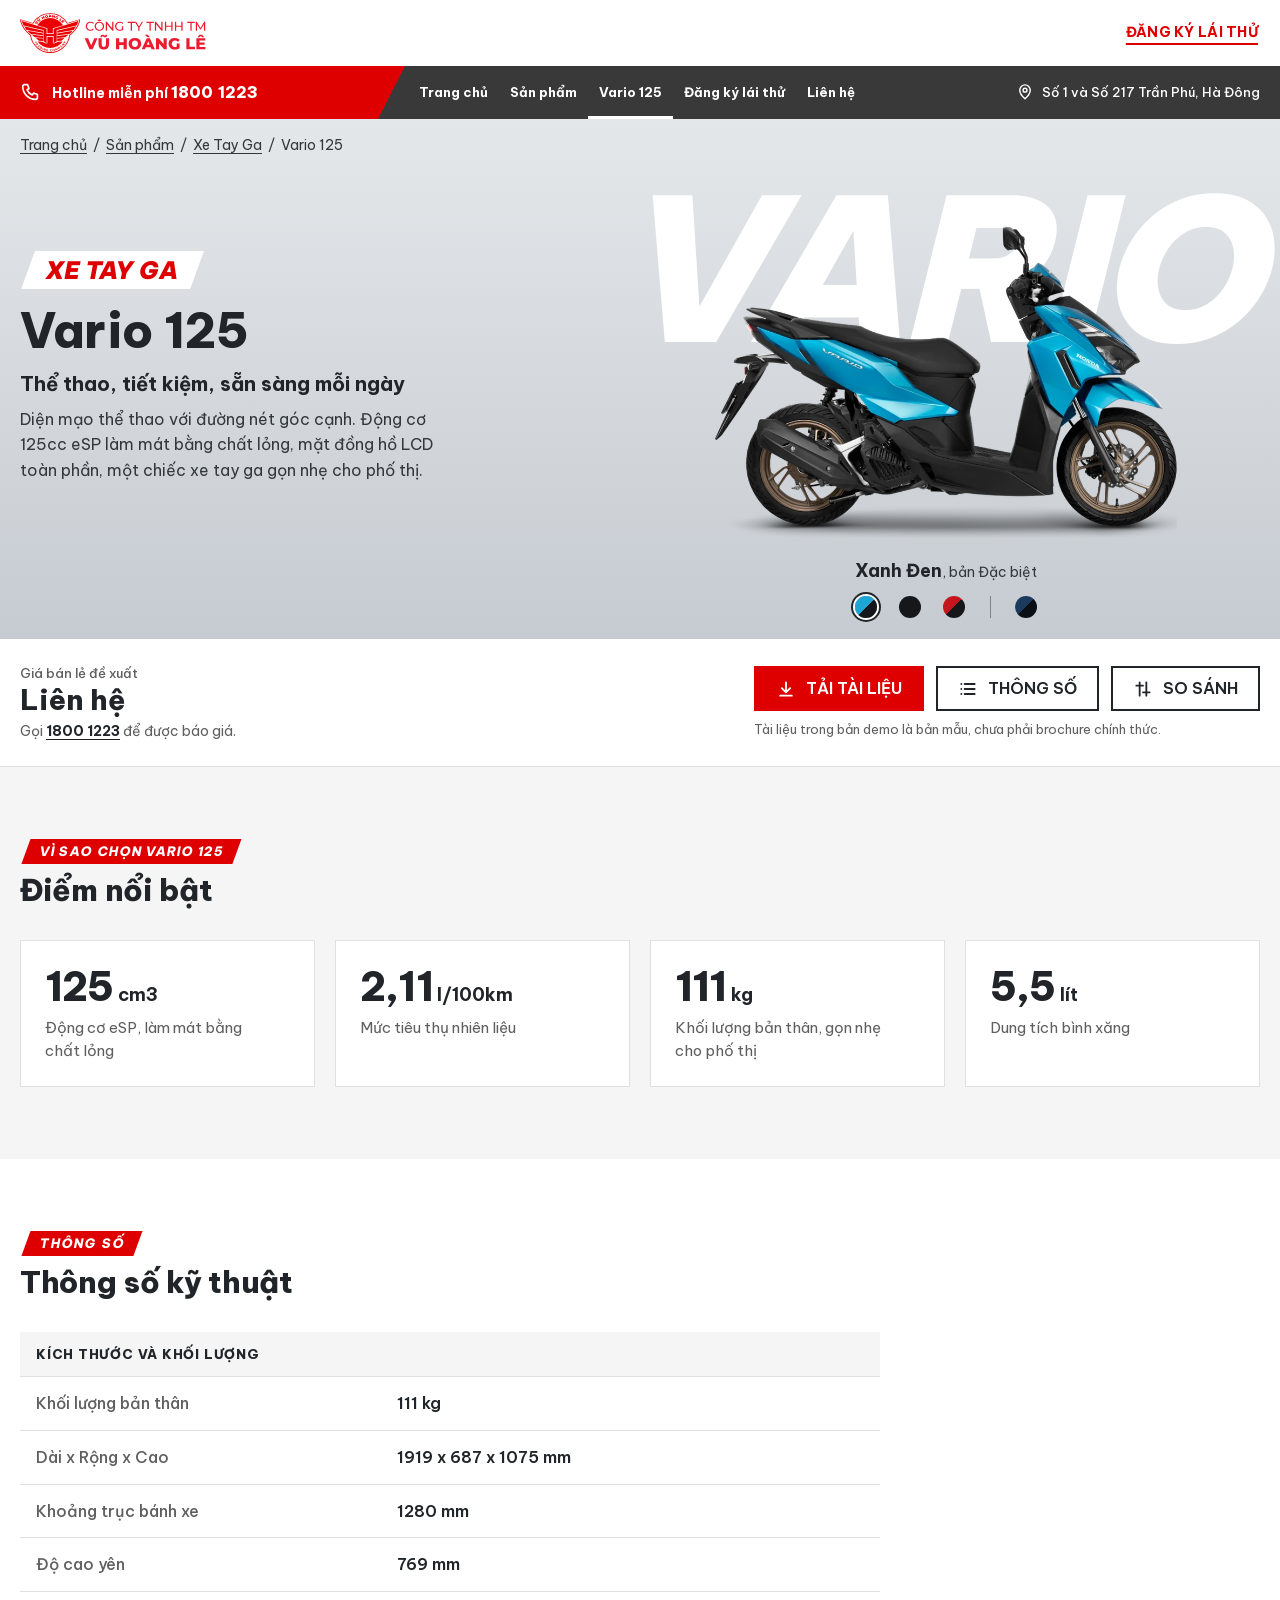
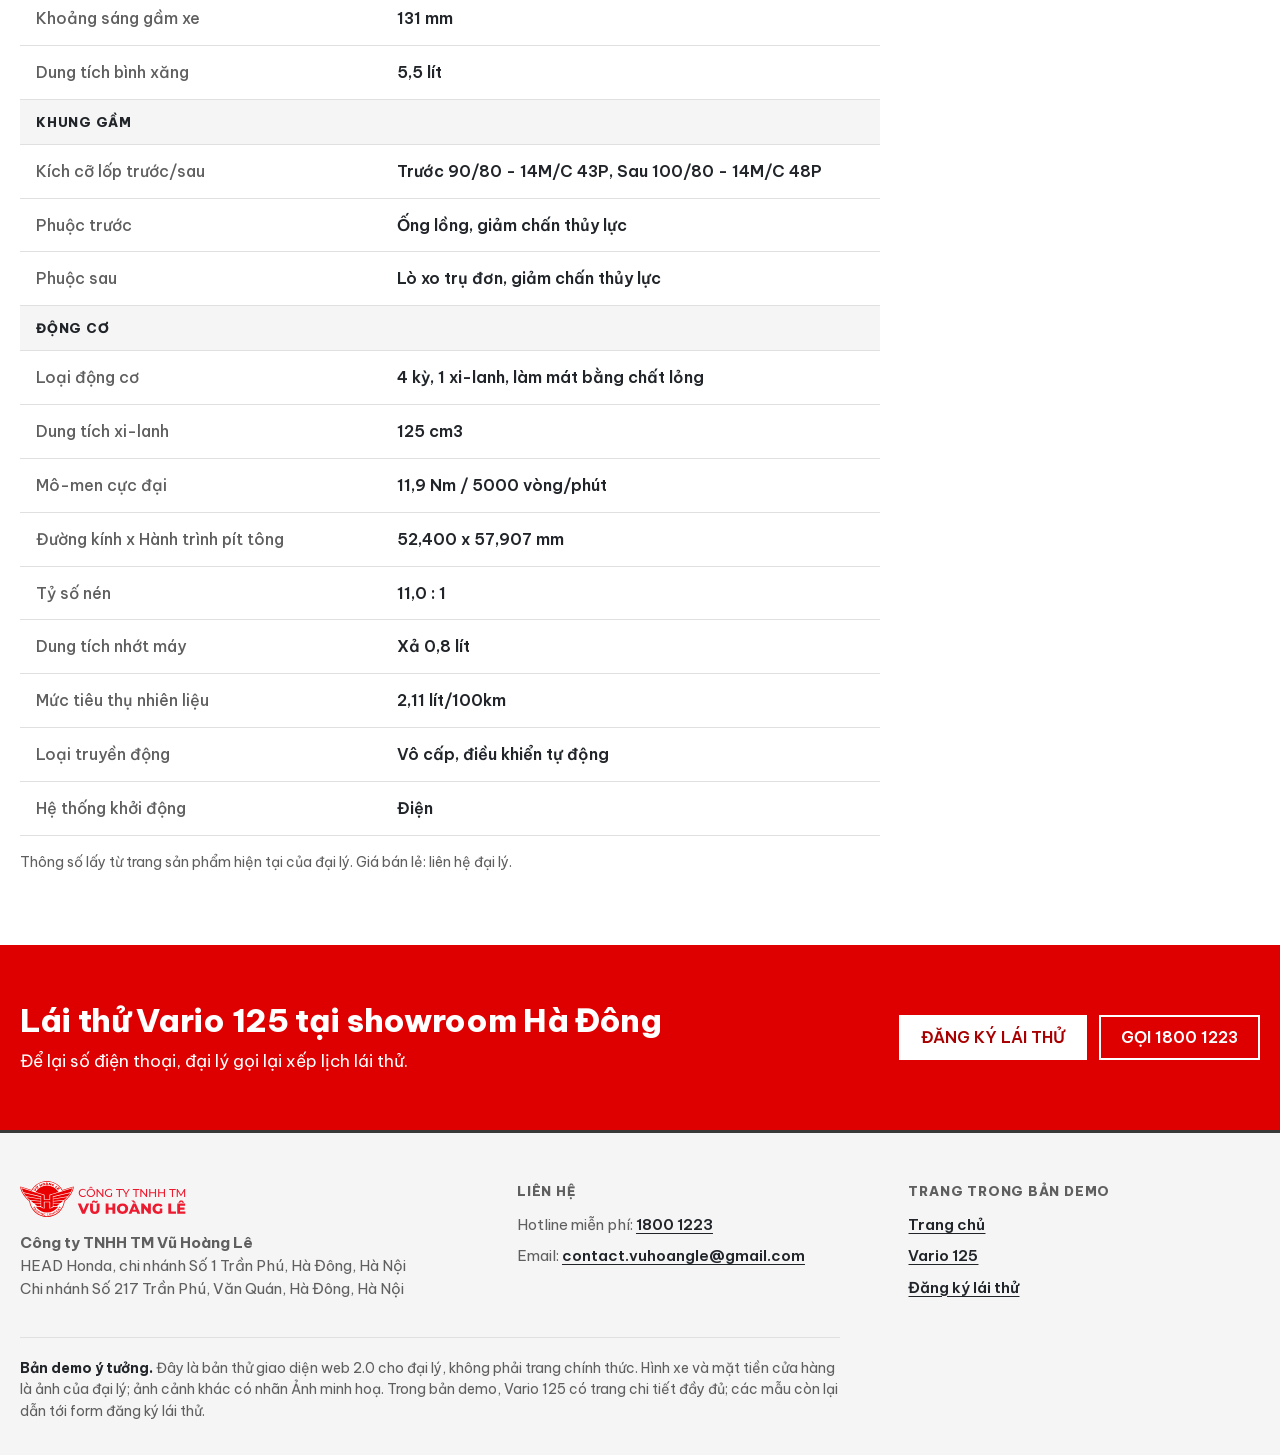
<file: vario-125.html>
<!doctype html>
<html lang="vi"><head><meta charset="utf-8">
<meta name="viewport" content="width=device-width,initial-scale=1">
<title>Vario 125 | Honda Vũ Hoàng Lê, bản demo ý tưởng (B1)</title>
<meta name="description" content="Vario 125 tại Honda Vũ Hoàng Lê: chọn màu theo tên, thông số kỹ thuật, đăng ký lái thử. Bản demo ý tưởng.">
<meta name="robots" content="noindex">
<meta name="theme-color" content="#de0000">
<meta property="og:type" content="website">
<meta property="og:locale" content="vi_VN">
<meta property="og:title" content="Vario 125 | Honda Vũ Hoàng Lê, bản demo ý tưởng">
<meta property="og:description" content="Vario 125 tại Honda Vũ Hoàng Lê: chọn màu theo tên, thông số kỹ thuật, đăng ký lái thử. Bản demo ý tưởng.">
<meta property="og:url" content="https://vuhoangle2.ciaosoft.vn/vario-125.html">
<meta property="og:image" content="https://vuhoangle2.ciaosoft.vn/img/og.jpg">
<meta property="og:image:width" content="1200">
<meta property="og:image:height" content="630">
<link rel="icon" href="favicon.svg" type="image/svg+xml">
<link rel="preload" href="fonts/bvp-400-latin.woff2" as="font" type="font/woff2" crossorigin>
<link rel="preload" href="fonts/bvp-400-vietnamese.woff2" as="font" type="font/woff2" crossorigin>
<link rel="preload" href="fonts/bvp-800-latin.woff2" as="font" type="font/woff2" crossorigin>
<link rel="preload" href="fonts/bvp-800-vietnamese.woff2" as="font" type="font/woff2" crossorigin>
<link rel="preload" href="fonts/bvp-900-latin.woff2" as="font" type="font/woff2" crossorigin>
<link rel="preload" href="fonts/bvp-900-vietnamese.woff2" as="font" type="font/woff2" crossorigin>
<link rel="stylesheet" href="site.css">
<script>document.documentElement.className+=" js"</script>
</head>
<body>
<a class="skip" href="#main">Bỏ qua điều hướng</a>
<header>
  <div class="hd-top"><div class="wrap">
    <a class="logo" href="index.html"><img src="img/logo-vhl.svg" width="186" height="40" alt="Công ty TNHH TM Vũ Hoàng Lê, về trang chủ"></a>
    <div class="hd-util"><a class="hd-cta" href="test-ride.html">Đăng ký lái&nbsp;thử</a></div>
  </div></div>
  <nav class="hd-nav" aria-label="Điều hướng chính"><div class="wrap">
    <a class="hot-tab" href="tel:18001223"><svg viewBox="0 0 24 24" fill="none" stroke="currentColor" stroke-width="1.8" stroke-linecap="round" stroke-linejoin="round" aria-hidden="true"><path d="M5 4h3.2l1.6 4.2-2.1 1.4a11 11 0 0 0 5.7 5.7l1.4-2.1L19 14.8V18a2 2 0 0 1-2 2A14 14 0 0 1 3 6a2 2 0 0 1 2-2z"/></svg><span>Hotline miễn phí <b>1800&nbsp;1223</b></span></a>
    <ul class="nav-d"><li><a href="index.html">Trang&nbsp;chủ</a></li><li><a href="index.html#products">Sản phẩm</a></li><li><a href="vario-125.html" aria-current="page">Vario&nbsp;125</a></li><li><a href="test-ride.html">Đăng ký lái&nbsp;thử</a></li><li><a href="index.html#dealer">Liên hệ</a></li></ul>
    <span class="addr"><svg viewBox="0 0 24 24" fill="none" stroke="currentColor" stroke-width="1.9" stroke-linecap="round" stroke-linejoin="round" aria-hidden="true"><path d="M12 21s7-6.2 7-11.5A7 7 0 0 0 5 9.5C5 14.8 12 21 12 21z"/><circle cx="12" cy="9.5" r="2.6"/></svg>Số&nbsp;1 và Số&nbsp;217 Trần&nbsp;Phú,&nbsp;Hà&nbsp;Đông</span>
    <details class="nav-m"><summary><svg viewBox="0 0 24 24" fill="none" stroke="currentColor" stroke-width="2.4" stroke-linecap="round" aria-hidden="true"><path d="M4 7h16M4 12h16M4 17h16"/></svg><span>Menu</span></summary><ul><li><a href="index.html">Trang&nbsp;chủ</a></li><li><a href="index.html#products">Sản phẩm</a></li><li><a href="vario-125.html" aria-current="page">Vario&nbsp;125</a></li><li><a href="test-ride.html">Đăng ký lái&nbsp;thử</a></li><li><a href="index.html#dealer">Liên hệ</a></li></ul></details>
    <a class="hot-m" href="tel:18001223" aria-label="Gọi hotline 1800 1223"><svg viewBox="0 0 24 24" fill="none" stroke="currentColor" stroke-width="1.8" stroke-linecap="round" stroke-linejoin="round" aria-hidden="true"><path d="M5 4h3.2l1.6 4.2-2.1 1.4a11 11 0 0 0 5.7 5.7l1.4-2.1L19 14.8V18a2 2 0 0 1-2 2A14 14 0 0 1 3 6a2 2 0 0 1 2-2z"/></svg><b>1800&nbsp;1223</b></a>
  </div></nav>
</header>

<main id="main">
  <section class="hero hero-vario" aria-label="Vario 125">
  <div class="hero-in">
    <nav class="crumb" aria-label="Đường dẫn"><ol><li><a href="index.html">Trang&nbsp;chủ</a></li><li><a href="index.html#products">Sản phẩm</a></li><li><a href="index.html#group-scooter">Xe Tay Ga</a></li><li aria-current="page">Vario&nbsp;125</li></ol></nav>
    <div class="copy">
      <span class="tag"><span>Xe Tay&nbsp;Ga</span></span>
      <h1>Vario&nbsp;125</h1>
      <p class="benefit">Thể thao, tiết kiệm, sẵn sàng&nbsp;mỗi&nbsp;ngày</p>
      <p class="desc">Diện mạo thể thao với đường nét góc cạnh. Động cơ 125cc eSP làm mát bằng chất lỏng, mặt đồng hồ LCD toàn phần, một chiếc xe tay ga gọn nhẹ cho&nbsp;phố&nbsp;thị.</p>
    </div>
    <div class="scene"><div class="ghost" aria-hidden="true">VARIO</div><div class="hero-media">
        <div class="stage"><img class="shot s-blue-black" src="img/vario/vario-125-blue-black.webp" width="1000" height="640" alt="Honda Vario 125 Phiên bản Đặc biệt, màu Xanh Đen"><img class="shot s-black" src="img/vario/vario-125-black.webp" width="1000" height="640" alt="Honda Vario 125 Phiên bản Đặc biệt, màu Đen"><img class="shot s-red-black" src="img/vario/vario-125-red-black.webp" width="1000" height="640" alt="Honda Vario 125 Phiên bản Đặc biệt, màu Đỏ Đen"><div class="shot-ph s-sport-blue-black"><svg viewBox="0 0 24 24" fill="none" stroke="currentColor" stroke-width="1.6" stroke-linecap="round" stroke-linejoin="round" aria-hidden="true"><rect x="3" y="3" width="18" height="18" rx="2"/><circle cx="9" cy="9" r="2"/><path d="m21 15-3.1-3.1a2 2 0 0 0-2.8 0L6 21"/></svg><b>Ảnh đang được&nbsp;cập&nbsp;nhật</b><span>Phiên bản Thể Thao, màu Xanh Đen. Ảnh thật của đại&nbsp;lý sẽ được thêm&nbsp;khi&nbsp;có.</span></div></div>
        <div aria-live="polite"><div class="cap c-blue-black"><b>Xanh Đen</b><small>, bản Đặc&nbsp;biệt</small></div><div class="cap c-black"><b>Đen</b><small>, bản Đặc&nbsp;biệt</small></div><div class="cap c-red-black"><b>Đỏ Đen</b><small>, bản Đặc&nbsp;biệt</small></div><div class="cap c-sport-blue-black"><b>Xanh Đen</b><small>, bản Thể&nbsp;thao</small></div></div>
        <fieldset class="picker"><legend>Chọn màu xe</legend><div class="ver"><h3>Phiên bản Đặc&nbsp;biệt</h3><div class="sws"><input class="rd" type="radio" name="color" id="color-blue-black" value="blue-black" checked><label class="sw" for="color-blue-black"><i class="dot" style="background:linear-gradient(135deg,#1fa5d4 50%,#15171a 50%)"></i><span class="sr">Xanh Đen</span></label><input class="rd" type="radio" name="color" id="color-black" value="black"><label class="sw" for="color-black"><i class="dot" style="background:#15171a"></i><span class="sr">Đen</span></label><input class="rd" type="radio" name="color" id="color-red-black" value="red-black"><label class="sw" for="color-red-black"><i class="dot" style="background:linear-gradient(135deg,#c4161c 50%,#15171a 50%)"></i><span class="sr">Đỏ Đen</span></label></div></div><div class="ver"><h3>Phiên bản Thể&nbsp;Thao</h3><div class="sws"><input class="rd" type="radio" name="color" id="color-sport-blue-black" value="sport-blue-black"><label class="sw" for="color-sport-blue-black"><i class="dot" style="background:linear-gradient(135deg,#1c3a5c 50%,#0a0f16 50%)"></i><span class="sr">Xanh Đen</span></label></div></div></fieldset>
      </div></div>
  </div>
</section>
<section class="buy" aria-label="Giá và tài liệu"><div class="wrap buy-in"><div class="pricebox"><small>Giá bán lẻ&nbsp;đề&nbsp;xuất</small><b>Liên hệ</b><p>Gọi <a href="tel:18001223">1800&nbsp;1223</a> để được&nbsp;báo&nbsp;giá.</p></div><div class="buy-r"><div class="acts">
          <a class="btn btn-red" href="vario-125-sample-brochure.txt" download><svg viewBox="0 0 24 24" fill="none" stroke="currentColor" stroke-width="2.2" stroke-linecap="round" stroke-linejoin="round" aria-hidden="true"><path d="M12 4v11M7 11l5 5 5-5M5 20h14"/></svg>Tải&nbsp;tài&nbsp;liệu</a>
          <a class="btn btn-ghost" href="#specs"><svg viewBox="0 0 24 24" fill="none" stroke="currentColor" stroke-width="2.2" stroke-linecap="round" stroke-linejoin="round" aria-hidden="true"><path d="M8 6h12M8 12h12M8 18h12M4 6h.01M4 12h.01M4 18h.01"/></svg>Thông&nbsp;số</a>
          <button class="btn btn-ghost" type="button" id="cmp-btn" aria-expanded="false" aria-controls="compare"><svg viewBox="0 0 24 24" fill="none" stroke="currentColor" stroke-width="2.2" stroke-linecap="round" stroke-linejoin="round" aria-hidden="true"><path d="M8 4v16M16 4v16M4 8h8M12 16h8"/></svg>So&nbsp;sánh</button>
        </div><p class="acts-note">Tài liệu trong bản demo là bản mẫu, chưa phải brochure&nbsp;chính&nbsp;thức.</p></div></div></section>

  <section class="sec soft" aria-labelledby="hl-h">
    <div class="wrap"><div class="sec-head"><p class="eyebrow"><span>Vì sao chọn&nbsp;Vario&nbsp;125</span></p><h2 id="hl-h">Điểm nổi&nbsp;bật</h2></div>
    <div class="stats"><div class="stat"><b>125<span>cm3</span></b><p>Động cơ eSP, làm mát bằng chất&nbsp;lỏng</p></div><div class="stat"><b>2,11<span>l/100km</span></b><p>Mức tiêu thụ nhiên&nbsp;liệu</p></div><div class="stat"><b>111<span>kg</span></b><p>Khối lượng bản thân, gọn nhẹ cho&nbsp;phố&nbsp;thị</p></div><div class="stat"><b>5,5<span>lít</span></b><p>Dung tích bình&nbsp;xăng</p></div></div></div>
  </section>

  <section class="sec" id="specs" aria-labelledby="spec-h">
    <div class="wrap">
      <div class="sec-head"><p class="eyebrow"><span>Thông&nbsp;số</span></p><h2 id="spec-h">Thông&nbsp;số kỹ&nbsp;thuật</h2></div>
      <div class="spec-wrap"><table class="spec"><caption class="sr">Thông&nbsp;số kỹ&nbsp;thuật Vario&nbsp;125</caption><tbody><tr class="g"><th colspan="2" scope="colgroup">Kích thước và&nbsp;khối&nbsp;lượng</th></tr><tr><th scope="row">Khối lượng bản&nbsp;thân</th><td>111&nbsp;kg</td></tr><tr><th scope="row">Dài x Rộng&nbsp;x&nbsp;Cao</th><td>1919&nbsp;x&nbsp;687&nbsp;x&nbsp;1075&nbsp;mm</td></tr><tr><th scope="row">Khoảng trục bánh&nbsp;xe</th><td>1280&nbsp;mm</td></tr><tr><th scope="row">Độ cao&nbsp;yên</th><td>769&nbsp;mm</td></tr><tr><th scope="row">Khoảng sáng gầm&nbsp;xe</th><td>131&nbsp;mm</td></tr><tr><th scope="row">Dung tích bình&nbsp;xăng</th><td>5,5&nbsp;lít</td></tr><tr class="g"><th colspan="2" scope="colgroup">Khung gầm</th></tr><tr><th scope="row">Kích cỡ lốp <span class="nw">trước/sau</span></th><td><span class="nw">Trước 90/80 <span class="nw">- 14M/C 43P</span></span>, <span class="nw">Sau 100/80 <span class="nw">- 14M/C 48P</span></span></td></tr><tr><th scope="row">Phuộc trước</th><td>Ống lồng, giảm chấn&nbsp;thủy&nbsp;lực</td></tr><tr><th scope="row">Phuộc sau</th><td>Lò xo trụ đơn, giảm chấn&nbsp;thủy&nbsp;lực</td></tr><tr class="g"><th colspan="2" scope="colgroup">Động cơ</th></tr><tr><th scope="row">Loại động&nbsp;cơ</th><td>4 kỳ, 1 <span class="nw">xi-lanh</span>, làm mát bằng&nbsp;chất&nbsp;lỏng</td></tr><tr><th scope="row">Dung tích <span class="nw">xi-lanh</span></th><td>125&nbsp;cm3</td></tr><tr><th scope="row">Mô-men cực&nbsp;đại</th><td>11,9&nbsp;Nm&nbsp;/ <span class="nw">5000&nbsp;vòng/phút</span></td></tr><tr><th scope="row">Đường&nbsp;kính&nbsp;x Hành&nbsp;trình&nbsp;pít&nbsp;tông</th><td>52,400&nbsp;x&nbsp;57,907&nbsp;mm</td></tr><tr><th scope="row">Tỷ số&nbsp;nén</th><td>11,0&nbsp;:&nbsp;1</td></tr><tr><th scope="row">Dung tích nhớt&nbsp;máy</th><td>Xả 0,8&nbsp;lít</td></tr><tr><th scope="row">Mức tiêu thụ&nbsp;nhiên&nbsp;liệu</th><td><span class="nw">2,11&nbsp;lít/100km</span></td></tr><tr><th scope="row">Loại truyền&nbsp;động</th><td>Vô cấp, điều khiển&nbsp;tự&nbsp;động</td></tr><tr><th scope="row">Hệ thống khởi&nbsp;động</th><td>Điện</td></tr></tbody></table>
      <p class="spec-note">Thông&nbsp;số lấy từ trang sản phẩm hiện tại của đại&nbsp;lý. Giá bán lẻ: liên hệ&nbsp;đại&nbsp;lý.</p></div>

      <section class="cmp" id="compare" aria-labelledby="cmp-h">
        <h3 id="cmp-h">So&nbsp;sánh&nbsp;xe</h3>
        <p class="lead">Đặt Vario&nbsp;125 cạnh một mẫu khác để so các thông&nbsp;số&nbsp;chính.</p>
        <div class="cmp-grid">
          <div class="cmp-col"><header><b>Vario&nbsp;125</b><small>Mẫu đang&nbsp;xem</small></header>
            <dl><div><dt>Khối lượng bản&nbsp;thân</dt><dd>111&nbsp;kg</dd></div><div><dt>Dung tích bình&nbsp;xăng</dt><dd>5,5&nbsp;lít</dd></div><div><dt>Mức tiêu thụ&nbsp;nhiên&nbsp;liệu</dt><dd>2,11&nbsp;lít/100km</dd></div><div><dt>Dung tích&nbsp;xi-lanh</dt><dd>125&nbsp;cm3</dd></div></dl></div>
          <div class="cmp-col"><header><b id="cmp-name">Chọn một mẫu&nbsp;xe</b><label class="sr" for="cmp-sel">Mẫu xe để so&nbsp;sánh</label><select id="cmp-sel"><option value="">Chọn mẫu xe để so sánh</option><optgroup label="Xe Tay Ga"><option value="vario-160">Vario 160</option><option value="vision-2026">Vision</option><option value="lead-2026">LEAD</option><option value="air-blade-2026">Air Blade</option><option value="sh-mode-125">SH Mode 125cc</option><option value="sh125i-160i">SH125i/160i</option></optgroup><optgroup label="Xe Số"><option value="super-cub-c125">Super Cub C125</option><option value="wave-alpha-classic">Wave Alpha Cổ Điển</option><option value="wave-alpha-110">Wave Alpha 110cc</option><option value="wave-rsx-fi">Wave RSX FI</option><option value="blade-110">Blade 110cc</option><option value="future-125">Future 125cc</option></optgroup><optgroup label="Xe Côn Tay"><option value="cbr150r">CBR150R</option><option value="winner-r-150">Winner R 150cc</option></optgroup><optgroup label="Xe Phân Khối Lớn"><option value="cb350-hness">CB350 H&#x27;ness</option><option value="adv350">ADV350</option><option value="sh350">SH350</option></optgroup><optgroup label="Xe Điện"><option value="uc3">UC3</option><option value="cuv-e">CUV e</option><option value="icon-e">ICON e</option></optgroup></select></header>
            <dl><div><dt>Khối lượng bản&nbsp;thân</dt><dd class="na">Chưa có số&nbsp;liệu</dd></div><div><dt>Dung tích bình&nbsp;xăng</dt><dd class="na">Chưa có số&nbsp;liệu</dd></div><div><dt>Mức tiêu thụ&nbsp;nhiên&nbsp;liệu</dt><dd class="na">Chưa có số&nbsp;liệu</dd></div><div><dt>Dung tích&nbsp;xi-lanh</dt><dd class="na">Chưa có số&nbsp;liệu</dd></div></dl></div>
        </div>
        <p class="cmp-note">Bản demo chỉ có thông&nbsp;số của Vario&nbsp;125. Khi làm thật, thông&nbsp;số của mọi mẫu lấy từ trang Honda&nbsp;Việt&nbsp;Nam.</p>
      </section>
    </div>
  </section>

  <section class="band" aria-labelledby="band-h"><div class="wrap band-in">
    <div><h2 id="band-h">Lái&nbsp;thử Vario&nbsp;125 tại showroom&nbsp;Hà&nbsp;Đông</h2><p>Để lại số điện&nbsp;thoại, đại&nbsp;lý gọi lại xếp lịch&nbsp;lái&nbsp;thử.</p></div>
    <div class="btns"><a class="btn btn-white" href="test-ride.html?model=vario-125">Đăng ký lái&nbsp;thử</a><a class="btn btn-line-w" href="tel:18001223">Gọi 1800&nbsp;1223</a></div>
  </div></section>
</main>
<footer class="ft"><div class="wrap">
  <div class="ft-grid">
    <div><img src="img/logo-vhl.svg" width="166" height="36" alt="Vũ Hoàng Lê" loading="lazy"><p class="ft-name">Công ty TNHH TM Vũ&nbsp;Hoàng&nbsp;Lê</p><p>HEAD Honda, chi nhánh Số&nbsp;1 Trần&nbsp;Phú, Hà&nbsp;Đông,&nbsp;Hà&nbsp;Nội</p><p>Chi nhánh Số&nbsp;217 Trần&nbsp;Phú, Văn&nbsp;Quán, Hà&nbsp;Đông,&nbsp;Hà&nbsp;Nội</p></div>
    <div><p class="ft-h">Liên hệ</p><ul><li>Hotline miễn phí: <a href="tel:18001223">1800&nbsp;1223</a></li><li>Email: <a href="mailto:contact.vuhoangle@gmail.com">contact.vuhoangle@<wbr>gmail.com</a></li></ul></div>
    <div><p class="ft-h">Trang trong bản&nbsp;demo</p><ul><li><a href="index.html">Trang&nbsp;chủ</a></li><li><a href="vario-125.html">Vario&nbsp;125</a></li><li><a href="test-ride.html">Đăng ký lái&nbsp;thử</a></li></ul></div>
  </div>
  <p class="ft-demo"><b>Bản demo ý&nbsp;tưởng.</b> Đây là bản thử giao diện web 2.0 cho đại&nbsp;lý, không phải trang chính thức. Hình xe và mặt tiền cửa hàng là ảnh của đại&nbsp;lý; ảnh cảnh khác có nhãn Ảnh minh hoạ. Trong bản demo, Vario&nbsp;125 có trang chi tiết đầy đủ; các mẫu còn lại dẫn tới form đăng ký&nbsp;lái&nbsp;thử.</p>
</div></footer>
<script src="site.js" defer></script>
</body></html>
</file>
<file: site.css>
@font-face{font-family:'Be Vietnam Pro';font-style:normal;font-weight:400;font-display:swap;src:url(fonts/bvp-400-vietnamese.woff2) format('woff2');unicode-range:U+0102-0103, U+0110-0111, U+0128-0129, U+0168-0169, U+01A0-01A1, U+01AF-01B0, U+0300-0301, U+0303-0304, U+0308-0309, U+0323, U+0329, U+1EA0-1EF9, U+20AB}
@font-face{font-family:'Be Vietnam Pro';font-style:normal;font-weight:400;font-display:swap;src:url(fonts/bvp-400-latin.woff2) format('woff2');unicode-range:U+0000-00FF, U+0131, U+0152-0153, U+02BB-02BC, U+02C6, U+02DA, U+02DC, U+0304, U+0308, U+0329, U+2000-206F, U+20AC, U+2122, U+2191, U+2193, U+2212, U+2215, U+FEFF, U+FFFD}
@font-face{font-family:'Be Vietnam Pro';font-style:normal;font-weight:500;font-display:swap;src:url(fonts/bvp-500-vietnamese.woff2) format('woff2');unicode-range:U+0102-0103, U+0110-0111, U+0128-0129, U+0168-0169, U+01A0-01A1, U+01AF-01B0, U+0300-0301, U+0303-0304, U+0308-0309, U+0323, U+0329, U+1EA0-1EF9, U+20AB}
@font-face{font-family:'Be Vietnam Pro';font-style:normal;font-weight:500;font-display:swap;src:url(fonts/bvp-500-latin.woff2) format('woff2');unicode-range:U+0000-00FF, U+0131, U+0152-0153, U+02BB-02BC, U+02C6, U+02DA, U+02DC, U+0304, U+0308, U+0329, U+2000-206F, U+20AC, U+2122, U+2191, U+2193, U+2212, U+2215, U+FEFF, U+FFFD}
@font-face{font-family:'Be Vietnam Pro';font-style:normal;font-weight:600;font-display:swap;src:url(fonts/bvp-600-vietnamese.woff2) format('woff2');unicode-range:U+0102-0103, U+0110-0111, U+0128-0129, U+0168-0169, U+01A0-01A1, U+01AF-01B0, U+0300-0301, U+0303-0304, U+0308-0309, U+0323, U+0329, U+1EA0-1EF9, U+20AB}
@font-face{font-family:'Be Vietnam Pro';font-style:normal;font-weight:600;font-display:swap;src:url(fonts/bvp-600-latin.woff2) format('woff2');unicode-range:U+0000-00FF, U+0131, U+0152-0153, U+02BB-02BC, U+02C6, U+02DA, U+02DC, U+0304, U+0308, U+0329, U+2000-206F, U+20AC, U+2122, U+2191, U+2193, U+2212, U+2215, U+FEFF, U+FFFD}
@font-face{font-family:'Be Vietnam Pro';font-style:normal;font-weight:700;font-display:swap;src:url(fonts/bvp-700-vietnamese.woff2) format('woff2');unicode-range:U+0102-0103, U+0110-0111, U+0128-0129, U+0168-0169, U+01A0-01A1, U+01AF-01B0, U+0300-0301, U+0303-0304, U+0308-0309, U+0323, U+0329, U+1EA0-1EF9, U+20AB}
@font-face{font-family:'Be Vietnam Pro';font-style:normal;font-weight:700;font-display:swap;src:url(fonts/bvp-700-latin.woff2) format('woff2');unicode-range:U+0000-00FF, U+0131, U+0152-0153, U+02BB-02BC, U+02C6, U+02DA, U+02DC, U+0304, U+0308, U+0329, U+2000-206F, U+20AC, U+2122, U+2191, U+2193, U+2212, U+2215, U+FEFF, U+FFFD}
@font-face{font-family:'Be Vietnam Pro';font-style:normal;font-weight:800;font-display:swap;src:url(fonts/bvp-800-vietnamese.woff2) format('woff2');unicode-range:U+0102-0103, U+0110-0111, U+0128-0129, U+0168-0169, U+01A0-01A1, U+01AF-01B0, U+0300-0301, U+0303-0304, U+0308-0309, U+0323, U+0329, U+1EA0-1EF9, U+20AB}
@font-face{font-family:'Be Vietnam Pro';font-style:normal;font-weight:800;font-display:swap;src:url(fonts/bvp-800-latin.woff2) format('woff2');unicode-range:U+0000-00FF, U+0131, U+0152-0153, U+02BB-02BC, U+02C6, U+02DA, U+02DC, U+0304, U+0308, U+0329, U+2000-206F, U+20AC, U+2122, U+2191, U+2193, U+2212, U+2215, U+FEFF, U+FFFD}
@font-face{font-family:'Be Vietnam Pro';font-style:normal;font-weight:900;font-display:swap;src:url(fonts/bvp-900-vietnamese.woff2) format('woff2');unicode-range:U+0102-0103, U+0110-0111, U+0128-0129, U+0168-0169, U+01A0-01A1, U+01AF-01B0, U+0300-0301, U+0303-0304, U+0308-0309, U+0323, U+0329, U+1EA0-1EF9, U+20AB}
@font-face{font-family:'Be Vietnam Pro';font-style:normal;font-weight:900;font-display:swap;src:url(fonts/bvp-900-latin.woff2) format('woff2');unicode-range:U+0000-00FF, U+0131, U+0152-0153, U+02BB-02BC, U+02C6, U+02DA, U+02DC, U+0304, U+0308, U+0329, U+2000-206F, U+20AC, U+2122, U+2191, U+2193, U+2212, U+2215, U+FEFF, U+FFFD}


:root{
--red:#de0000;--red-d:#a80000;--dark:#393939;--ink:#212529;--ink-2:#33383d;--muted:#5f5f5f;--line:#e0e0e0;--soft:#f5f5f5;
--field:#5f5f5f;--focus:#0b57d0;--ok:#0b6b3a;--ok-bg:#e8f5ee;--err:#b42318;--err-bg:#fdeceb;
--r-btn:0;--r-card:0;--dur:.15s;--dur2:.2s;--ease:cubic-bezier(.2,.7,.2,1);
--hero-g:linear-gradient(180deg,#f5f5f5 0%,#e4e7ea 100%);
--bleed:max(0px,calc((100vw - 1440px) / 2));--pad:45px
}
@media (max-width:1299px){:root{--pad:20px}}


*{box-sizing:border-box}
html{-webkit-text-size-adjust:100%;scroll-behavior:smooth}
@media (prefers-reduced-motion:reduce){html{scroll-behavior:auto}}
body{margin:0;font-family:"Be Vietnam Pro",system-ui,-apple-system,"Segoe UI",Roboto,Arial,sans-serif;font-size:16px;line-height:1.6;color:var(--ink);background:#fff;-webkit-font-smoothing:antialiased}
a{color:inherit;text-decoration:none}
img{display:block;max-width:100%;height:auto}
ul,ol{margin:0;padding:0;list-style:none}
h1,h2,h3,h4,p,dl,dd,figure{margin:0}
button,input,select,textarea{font-family:inherit}
:focus-visible{outline:3px solid var(--focus);outline-offset:2px}
.sr{position:absolute!important;width:1px;height:1px;margin:-1px;padding:0;overflow:hidden;clip:rect(0,0,0,0);white-space:nowrap;border:0}
.skip{position:absolute;left:12px;top:-64px;z-index:100;background:var(--ink);color:#fff;padding:12px 16px;border-radius:6px;font-weight:700}
.skip:focus{top:12px}
.wrap{width:100%;max-width:1220px;margin:0 auto;padding-left:20px;padding-right:20px}
h1,h2,h3{text-wrap-style:balance}
.sub,.lead,.desc,.benefit,.usp p,.map-note,.cta-t span,.doc p,.doc li{text-wrap-style:pretty}
.nw{white-space:nowrap}

.btn{display:inline-flex;align-items:center;justify-content:center;gap:10px;min-height:52px;padding:0 26px;border-radius:var(--r-btn);font-family:inherit;font-weight:700;font-size:16px;line-height:1.2;border:2px solid transparent;white-space:nowrap;cursor:pointer;text-align:center;background:none;color:inherit}
.btn svg{width:20px;height:20px;flex:none}
.btn-red{background:var(--red);color:#fff}
.btn-red:hover{background:var(--red-d)}
.btn-outline{border-color:var(--red);color:var(--red);background:#fff}
.btn-outline:hover{background:var(--red);color:#fff}
.btn-ghost{border-color:var(--ink);color:var(--ink)}
.btn-ghost:hover{background:var(--ink);color:#fff}
.btn-white{background:#fff;color:var(--red-d)}
.btn-white:hover{background:var(--ink);color:#fff}
.btn-line-w{border-color:#fff;color:#fff}
.btn-line-w:hover{background:#fff;color:var(--red-d)}
.btn[disabled],.btn[aria-disabled=true]{opacity:.6;cursor:progress}
@media (prefers-reduced-motion:no-preference){.btn{transition:background-color var(--dur),border-color var(--dur),color var(--dur)}}
.lnk{background:none;border:0;padding:0;font-family:inherit;font-size:inherit;font-weight:700;color:var(--red-d);text-decoration:underline;text-underline-offset:3px;cursor:pointer;min-height:24px}
.lnk:hover{color:var(--ink)}

.eyebrow{font-size:14px;line-height:1.4;font-weight:700;letter-spacing:.06em;text-transform:uppercase;color:var(--red)}
.sec{padding:72px 0}
.sec.soft{background:var(--soft)}
.sec.soft .eyebrow,.pg-head .eyebrow,.pr-hero .eyebrow{color:var(--red-d)}
.sec-head{max-width:720px;margin-bottom:32px}
.sec-head h2,.h2{margin-top:8px;font-size:36px;line-height:1.2;font-weight:800;letter-spacing:-.01em}
.sec-head .lead{margin-top:12px;font-size:18px;line-height:1.6;color:var(--muted)}
.fig{position:relative;overflow:hidden;border-radius:var(--r-card)}
.fig img{width:100%;height:100%;object-fit:cover}
.chip-ill{position:absolute;left:12px;top:12px;background:rgba(26,29,33,.86);color:#fff;font-size:12px;line-height:1;font-weight:700;padding:7px 10px;border-radius:999px;letter-spacing:.02em}


body{line-height:1.55}
.wrap{max-width:1440px;padding-left:var(--pad);padding-right:var(--pad)}
.btn{min-height:45px;padding:0 20px;border-radius:0;font-weight:600;text-transform:uppercase;line-height:1.2;letter-spacing:0}
.btn .ar{display:inline-flex}
.btn-red{background:var(--red);border-color:var(--red);color:#fff}
.btn-red:hover{background:var(--red-d);border-color:var(--red-d)}
.btn-outline{border-color:var(--red);color:var(--red);background:#fff}
.btn-outline:hover{background:var(--red);color:#fff}
.btn-ghost{border-color:var(--ink);color:var(--ink)}
.btn-ghost:hover{background:var(--ink);color:#fff}
.btn-white{background:#fff;border-color:#fff;color:var(--red-d)}
.btn-white:hover{background:var(--ink);border-color:var(--ink);color:#fff}
.btn-line-w:hover{background:#fff;color:var(--red-d)}
.eyebrow{display:block;width:fit-content;transform:skewX(-20deg);background:var(--red);padding:0 14px;margin-left:6px;font-size:13px;line-height:1.9;color:#fff}
.eyebrow span{display:inline-block;transform:skewX(10deg);font-size:13px;line-height:1.9;font-weight:800;letter-spacing:.06em;text-transform:uppercase;color:#fff;white-space:nowrap}
.sec.soft .eyebrow,.pg-head .eyebrow{color:#fff}
.sec-head h2,.h2{font-size:30px}
.chip-ill{background:rgba(33,37,41,.88)}
.lnk-arrow{display:inline-flex;align-items:center;gap:8px;min-height:44px;font-size:16px;font-weight:700;color:var(--red-d);text-decoration:underline;text-underline-offset:4px;text-decoration-thickness:2px}
.lnk-arrow svg{width:20px;height:20px;flex:none}
.lnk-arrow:hover{color:var(--ink)}


.hd-top{background:#fff}
.hd-top .wrap{display:flex;align-items:center;justify-content:space-between;height:60px}
.logo{display:flex;align-items:center;min-height:44px;flex:none}
.logo img{width:150px;height:auto}
.hd-util{display:none}
.hd-cta{display:inline-flex;align-items:center;min-height:44px;padding:0 2px;font-size:14px;font-weight:700;text-transform:uppercase;letter-spacing:.02em;color:var(--red);text-decoration:underline;text-decoration-thickness:2px;text-underline-offset:6px}
.hd-cta:hover{color:var(--red-d)}
.hd-nav{position:relative;background:var(--dark);height:48px}
.hd-nav::before{content:"";position:absolute;left:0;top:0;bottom:0;width:150px;background:var(--red);clip-path:polygon(0 0,100% 0,calc(100% - 27px) 100%,0 100%)}
.hd-nav .wrap{position:relative;display:flex;align-items:center;justify-content:space-between;height:48px}
.hot-tab,.nav-d,.hd-nav .addr{display:none}
.hot-tab,.nav-d a,.hd-nav .addr{color:#fff}
.nav-m{display:block;color:#fff}
.hot-m{display:flex;align-items:center;gap:10px;min-height:48px;color:#fff;font-weight:700;font-size:16px}
.hot-m svg{width:22px;height:22px;flex:none}
.hot-m b{font-weight:800;letter-spacing:.01em}
.nav-m summary{list-style:none;display:flex;align-items:center;gap:10px;height:48px;color:#fff;font-weight:700;font-size:16px;cursor:pointer}
.nav-m summary::-webkit-details-marker{display:none}
.nav-m summary svg{width:22px;height:22px}
.nav-m ul{position:absolute;left:0;right:0;top:48px;z-index:40;background:#fff;box-shadow:0 18px 32px rgba(17,24,39,.2)}
.nav-m li a{display:flex;align-items:center;min-height:52px;padding:0 20px;font-size:16px;font-weight:700;color:var(--ink);border-bottom:1px solid var(--line)}
.nav-m li a[aria-current]{color:var(--red-d);box-shadow:inset 4px 0 0 var(--red-d)}
@media (min-width:1024px){
  .hd-top .wrap{height:66px}
  .logo img{width:186px}
  .hd-util{display:flex;align-items:center;gap:28px}
  .hd-nav{height:53px}
  .hd-nav::before{width:calc(405px + var(--bleed))}
  .hd-nav .wrap{height:53px;justify-content:flex-start}
  .nav-m,.hot-m{display:none}
  .hot-tab{display:flex;align-items:center;gap:10px;width:calc(372px - var(--pad));color:#fff;font-size:14px;font-weight:700;white-space:nowrap}
  .hot-tab svg{width:22px;height:22px;flex:none}
  .hot-tab b{font-size:16px;font-weight:800;letter-spacing:.01em}
  .nav-d{display:flex;margin-left:36px}
  .nav-d a{display:flex;align-items:center;height:53px;padding:0 11px;color:#fff;font-size:13px;font-weight:700;line-height:1.6;white-space:nowrap}
  .nav-d a:hover{color:#ffb4b4}
  .nav-d a[aria-current]{box-shadow:inset 0 -3px 0 #fff}
}
@media (min-width:1180px){
  .hd-nav .addr{margin-left:auto;display:flex;align-items:center;gap:8px;color:#fff;font-size:13px;font-weight:500;white-space:nowrap}
  .hd-nav .addr svg{width:18px;height:18px;flex:none}
}


.hero{position:relative;height:470px;background:linear-gradient(180deg,#e4e7ea 0%,#c6cbd1 100%);overflow:hidden}
.hero-in{position:relative;max-width:1440px;height:100%;margin:0 auto}
.scene{position:absolute;inset:0}
.ghost{position:absolute;right:2%;top:52px;font-size:clamp(88px,15.5vw,224px);line-height:1;font-weight:900;font-style:italic;letter-spacing:-.03em;color:#fff;white-space:nowrap;user-select:none}
.hero .copy{position:absolute;left:var(--pad);top:0;bottom:24px;display:flex;flex-direction:column;align-items:flex-start;justify-content:center;width:min(520px,44%);z-index:2}
.tag{display:inline-block;transform:skewX(-20deg);background:#fff;padding:0 18px;margin-left:8px}
.tag span{display:inline-block;transform:skewX(10deg);font-size:24px;font-weight:900;line-height:1.6;color:var(--red);text-transform:uppercase;white-space:nowrap}
.hero .copy h1{margin-top:16px;font-size:clamp(34px,3.6vw,46px);line-height:1.15;font-weight:800;letter-spacing:-.01em;color:var(--ink)}
.hero .copy .sub{margin-top:10px;font-size:16px;line-height:1.6;color:var(--ink-2);max-width:440px}
.hero .cta{margin-top:32px;gap:12px}
.hero .bike{position:absolute;right:5%;bottom:44px;width:min(580px,43%);z-index:1;filter:drop-shadow(0 18px 18px rgba(0,0,0,.18))}
.dots{position:absolute;right:5%;bottom:0;width:min(580px,43%);height:44px;display:flex;justify-content:center;z-index:2}
.col-dot{display:grid;place-items:center;width:44px;height:44px}
.col-dot .dot{width:22px;height:22px;border:0}
@media (prefers-reduced-motion:no-preference){.col-dot .dot{transition:transform var(--dur)}.col-dot:hover .dot{transform:scale(1.18)}}
.cta{display:flex;gap:14px;flex-wrap:wrap;margin-top:28px}
.cols{display:flex;gap:8px;flex-wrap:wrap}
@media (min-width:1024px) and (max-width:1299px){
  .hero .bike,.dots,.hero-media{width:min(580px,48%)}
}
@media (max-width:1023px){
  .hero{height:auto}
  .hero-in{height:auto;display:flex;flex-direction:column;padding:28px 20px 28px}
  .hero .copy{position:static;width:auto}
  .hero .copy .cta{align-self:stretch}
  .hero .copy h1{font-size:clamp(28px,7.6vw,38px)}
  .scene{position:relative;inset:auto;width:min(480px,100%);margin:20px auto 0;align-self:center;display:flex;flex-direction:column;align-items:center}
  .hero .bike{position:relative;right:auto;bottom:auto;width:100%;margin-top:34px}
  .ghost{font-size:clamp(88px,25vw,150px);right:auto;left:50%;transform:translateX(-50%);top:0}
  .dots{position:static;width:auto;margin-top:4px}
}
@media (max-width:640px){
  .hero .cta{flex-direction:column;align-items:stretch;gap:8px}
  .hero .cta .btn{width:100%}
  .tag{padding:0 14px}
  .tag span{font-size:20px}
}

.usp{background:var(--soft);border-bottom:1px solid var(--line)}
.usp ul{display:grid;grid-template-columns:repeat(4,minmax(0,1fr))}
.usp li{display:flex;gap:16px;align-items:flex-start;padding:28px 24px;border-left:1px solid var(--line)}
.usp li:first-child{border-left:0;padding-left:0}
.usp svg{flex:none;width:44px;height:44px;color:var(--ink)}
.usp h3{font-size:16px;line-height:1.3;font-weight:700;color:var(--red);text-wrap-style:auto}
.usp p{margin-top:6px;font-size:14px;line-height:1.5;color:var(--muted)}

.intro{padding:72px 0 24px}
.intro-in{display:grid;grid-template-columns:minmax(0,1fr) minmax(0,1fr);gap:56px;align-items:center}
.intro h2{margin-top:8px;font-size:30px;line-height:1.2;font-weight:800;letter-spacing:-.01em}
.intro .sub{margin-top:14px;max-width:520px;font-size:18px;line-height:1.6;color:var(--ink-2)}
.intro .more{margin-top:12px}
.intro-img{display:block;aspect-ratio:1000/640;padding:28px 40px;background:var(--hero-g);overflow:hidden}
.intro-img img{width:100%;height:100%;object-fit:contain;mix-blend-mode:multiply}

.tabbar{display:none}
.js .tabbar{display:flex;gap:8px;margin-bottom:28px}
.tab{flex:none;display:inline-flex;align-items:center;gap:8px;min-height:44px;padding:0 18px;border-radius:0;border:1.5px solid var(--line);background:#fff;color:var(--ink);font-family:inherit;font-weight:700;font-size:15px;line-height:1;cursor:pointer}
.tab .n{font-weight:500}
.tab:hover{border-color:var(--ink)}
.tab[aria-selected=true]{background:var(--dark);border-color:var(--dark);color:#fff;box-shadow:inset 0 -3px 0 var(--red)}
@media (prefers-reduced-motion:no-preference){.tab{transition:background-color var(--dur),border-color var(--dur),color var(--dur)}}
.grp+.grp{margin-top:48px}
.grp>h3{font-size:22px;line-height:1.3;font-weight:800;margin-bottom:16px}
.grp>h3 span{font-size:15px;font-weight:500;color:var(--muted);margin-left:8px}
.js .grp>h3{position:absolute;width:1px;height:1px;margin:-1px;overflow:hidden;clip:rect(0,0,0,0)}
.js .grp+.grp{margin-top:0}
.js .grp[hidden]{display:none}
@media (prefers-reduced-motion:no-preference){.js .grp:not([hidden]){animation:grp-in var(--dur2) var(--ease)}}
@keyframes grp-in{from{opacity:0;transform:translateY(6px)}to{opacity:1;transform:none}}
.cards{display:grid;grid-template-columns:repeat(4,minmax(0,1fr));gap:20px}
.card{position:relative;display:flex;flex-direction:column;background:#fff;border:1px solid var(--line);overflow:hidden}
@media (prefers-reduced-motion:no-preference){.card{transition:border-color var(--dur)}}
.card:hover{border-color:var(--ink)}
.card-img{display:block;aspect-ratio:4/3;background:var(--hero-g)}
.card-img img{width:100%;height:100%;object-fit:contain;mix-blend-mode:multiply}
.card-b{display:flex;flex-direction:column;gap:4px;flex:1;padding:16px 16px 18px}
.card h4{font-size:17px;line-height:1.3;font-weight:700}
.card h4 a::after{content:"";position:absolute;inset:0}
.card h4 a:focus-visible{outline:none}
.card:has(h4 a:focus-visible){outline:3px solid var(--focus);outline-offset:2px}
.card-go{margin-top:auto;padding-top:10px;font-size:14px;font-weight:700;color:var(--red-d)}
.cta-card:nth-child(4n+1){grid-column:1/-1}
.cta-card:nth-child(4n+2){grid-column:2/-1}
.cta-card:nth-child(4n+3){grid-column:3/-1}
.cta-card{container-type:inline-size;display:flex;flex-direction:column;justify-content:center;padding:22px 20px;background:var(--soft);border:1px solid var(--line)}
.cta-in{display:flex;flex-direction:column;gap:16px}
.cta-t b{display:block;font-size:17px;line-height:1.3;font-weight:800;text-wrap-style:balance}
.cta-t span{display:block;margin-top:6px;font-size:14px;line-height:1.5;color:var(--muted)}
.cta-card .btn{align-self:stretch;min-height:48px;padding:0 14px;font-size:15px}
@container (max-width:200px){.cta-t span{display:none}}
@container (max-width:180px){.cta-card .btn{font-size:14px;padding:6px 8px;white-space:normal;line-height:1.2}}
@container (min-width:480px) and (max-width:599px){.cta-card .btn{align-self:flex-start;padding:0 22px;font-size:16px}}
@container (min-width:600px){.cta-in{flex-direction:row;align-items:center;justify-content:space-between;gap:24px}.cta-in .btn{align-self:center;flex:none;padding:0 22px;font-size:16px}}

.dl-in{display:grid;grid-template-columns:minmax(0,1.1fr) minmax(0,1fr);gap:56px;align-items:center}
.dl-img{aspect-ratio:3/2}
.dl-fig figcaption{margin-top:10px;font-size:13px;line-height:1.4;color:var(--muted)}
.dl-card h2 .ln{display:block}
.map-note{margin-top:12px;font-size:13px;font-weight:500;line-height:1.45;color:var(--muted)}
.dl-card h2{margin-top:8px;font-size:30px;line-height:1.2;font-weight:800;letter-spacing:-.01em}
.info{margin-top:24px;display:grid;gap:16px}
.info li{display:flex;gap:14px;align-items:flex-start}
.info svg{flex:none;width:26px;height:26px;color:var(--red-d);margin-top:2px}
.info small{display:block;font-size:13px;font-weight:500;color:var(--muted);line-height:1.3}
.info div{min-width:0}
.info b,.info a{font-size:18px;font-weight:700;line-height:1.4;overflow-wrap:anywhere}
.info a:hover{color:var(--red-d)}
.info a.mail{overflow-wrap:normal}
.svc{margin-top:24px;display:grid;grid-template-columns:repeat(2,minmax(0,1fr));gap:8px;max-width:460px}
.svc li{font-size:14px;font-weight:600;line-height:1.35;text-align:center;padding:9px 12px;border-radius:0;background:#fff;border:1px solid var(--line)}
.dl-cta{margin-top:28px;display:flex;gap:12px;flex-wrap:wrap}
.dl-cta .btn svg{width:18px;height:18px}

@media (max-width:1179px){
  .usp ul{grid-template-columns:repeat(2,minmax(0,1fr))}
  .usp li{flex-direction:column;gap:12px;padding:20px 16px;border-left:0;border-top:1px solid var(--line)}
  .usp li:first-child{padding-left:16px}
  .usp li:nth-child(-n+2){border-top:0}
  .usp li:nth-child(even){border-left:1px solid var(--line)}
  .usp svg{width:40px;height:40px}
  .intro{padding:48px 0 16px}
  .intro-in,.dl-in{grid-template-columns:minmax(0,1fr);gap:28px}
  .intro-img{padding:24px 32px}
  .dl-card h2,.sec-head h2,.h2{font-size:30px}
  .sec{padding:56px 0}
  .cards{grid-template-columns:repeat(3,minmax(0,1fr))}
  .cta-card:nth-child(3n+1){grid-column:1/-1}
  .cta-card:nth-child(3n+2){grid-column:2/-1}
  .cta-card:nth-child(3n+3){grid-column:auto}
  .tabbar{overflow-x:auto;scrollbar-width:none;padding:2px}
  .tabbar::-webkit-scrollbar{display:none}
  .tabbar{--fl:0px;--fr:0px}
  .tabbar.more{--fr:32px}
  .tabbar.less{--fl:32px}
  .tabbar.more,.tabbar.less{-webkit-mask-image:linear-gradient(90deg,transparent 0,#000 var(--fl),#000 calc(100% - var(--fr)),transparent 100%);mask-image:linear-gradient(90deg,transparent 0,#000 var(--fl),#000 calc(100% - var(--fr)),transparent 100%)}
}
@media (max-width:899px){.cta-card:nth-child(2n+1){grid-column:1/-1}.cta-card:nth-child(2n+2){grid-column:auto}.cards{grid-template-columns:repeat(2,minmax(0,1fr));gap:12px}.card h4{font-size:15px}.card-b{padding:12px 12px 14px}}
@media (max-width:640px){
  .cta{flex-direction:column;align-items:stretch;gap:8px;margin-top:22px}
  .cta .btn{width:100%}
  .intro-img{padding:18px 16px}
  .dl-card h2,.sec-head h2,.h2{font-size:26px}
  .sec-head .lead{font-size:16px}
  .dl-cta .btn{width:100%}
  .svc li{font-size:13px;padding:9px 8px}
}
@media (max-width:379px){
  .svc li{font-size:12px;padding:9px 4px}
}
@media (max-width:339px){
  .svc{grid-template-columns:minmax(0,1fr)}
}


.ft{background:var(--soft);border-top:1px solid var(--line);padding:48px 0 32px;font-size:15px}
.ft-grid{display:grid;grid-template-columns:minmax(0,1.3fr) minmax(0,1fr) minmax(0,1fr);gap:40px}
.ft-grid img{width:166px;height:36px}
.ft-name{margin-top:14px;font-weight:700}
.ft-grid p{color:var(--muted)}
.ft-h{font-size:13px;font-weight:800;letter-spacing:.06em;text-transform:uppercase;margin-bottom:12px}
.ft li{margin-top:8px;color:var(--muted)}
.ft li a{color:var(--ink);font-weight:600;text-decoration:underline;text-underline-offset:3px}
.ft-demo{margin-top:36px;padding-top:20px;border-top:1px solid var(--line);font-size:14px;color:var(--muted);max-width:820px}
.ft-demo b{color:var(--ink)}
@media (max-width:899px){.ft-grid{grid-template-columns:minmax(0,1fr);gap:28px}.ft{padding:40px 0 28px}}


.crumb{padding:20px 0 0;font-size:14px;color:var(--muted)}
.crumb ol{display:flex;flex-wrap:wrap;gap:6px}
.crumb li+li::before{content:"/";margin-right:6px;color:#9aa1a8}
.crumb a{text-decoration:underline;text-underline-offset:3px}
.crumb a:hover{color:var(--red-d)}
.mh{padding:24px 0 56px}
.mh-in{display:grid;grid-template-columns:minmax(0,1fr) minmax(0,1.12fr);gap:56px;align-items:stretch}
.mh h1{margin-top:8px;font-size:58px;line-height:1.1;font-weight:800;letter-spacing:-.02em}
.benefit{margin-top:16px;font-size:24px;line-height:1.35;font-weight:700}
.mh .desc{margin-top:12px;font-size:17px;color:var(--muted);max-width:520px}
.pricebox{margin-top:24px;padding:20px 24px;border:1px solid var(--line);border-radius:var(--r-card);background:#fff;max-width:520px}
.pricebox small{display:block;font-size:13px;font-weight:500;color:var(--muted)}
.pricebox b{display:block;font-size:30px;line-height:1.2;font-weight:800}
.pricebox p{margin-top:4px;font-size:14px;color:var(--muted)}
.pricebox a{color:var(--ink);font-weight:700;text-decoration:underline;text-underline-offset:3px}
.acts{margin-top:24px;display:flex;gap:12px;flex-wrap:wrap}
.acts-note{margin-top:12px;font-size:13px;color:var(--muted)}
.stage{position:relative;aspect-ratio:1000/640;background:var(--hero-g);border-radius:var(--r-card);overflow:hidden}
.shot{position:absolute;inset:0;width:100%;height:100%;object-fit:contain;opacity:0;visibility:hidden}
.shot-ph{position:absolute;inset:16px;display:flex;flex-direction:column;align-items:center;justify-content:center;gap:8px;text-align:center;padding:16px;border:2px dashed #9aa1a8;border-radius:var(--r-card);opacity:0;visibility:hidden}
.shot-ph svg{width:48px;height:48px;color:var(--muted)}
.shot-ph b{font-size:20px;font-weight:700}
.shot-ph span{font-size:14px;color:var(--muted);max-width:320px}
@media (prefers-reduced-motion:no-preference){.shot,.shot-ph{transition:opacity var(--dur2) var(--ease),visibility 0s linear var(--dur2)}}
.mh-in:has(#color-blue-black:checked) .s-blue-black,.mh-in:has(#color-black:checked) .s-black,.mh-in:has(#color-red-black:checked) .s-red-black,.mh-in:has(#color-sport-blue-black:checked) .s-sport-blue-black{opacity:1;visibility:visible;transition-delay:0s}
.cap{display:none;margin-top:12px;align-items:baseline;gap:10px;flex-wrap:wrap}
.cap small{font-size:13px;font-weight:500;color:var(--muted)}
.cap b{font-size:20px;font-weight:800}
.mh-in:has(#color-blue-black:checked) .c-blue-black,.mh-in:has(#color-black:checked) .c-black,.mh-in:has(#color-red-black:checked) .c-red-black,.mh-in:has(#color-sport-blue-black:checked) .c-sport-blue-black{display:flex}
.picker{margin-top:20px;border:0;padding:0;min-width:0}
.picker legend{font-size:14px;font-weight:700;margin-bottom:12px;padding:0}
.ver+.ver{margin-top:14px}
.ver h3{font-size:13px;font-weight:700;letter-spacing:.04em;text-transform:uppercase;color:var(--muted);margin-bottom:8px}
.sws{display:flex;gap:8px;flex-wrap:wrap}
.rd{position:absolute;opacity:0;width:1px;height:1px;margin:0}
.sw{display:inline-flex;align-items:center;gap:10px;min-height:44px;padding:0 18px 0 12px;border:1.5px solid var(--line);border-radius:999px;background:#fff;font-size:15px;font-weight:600;cursor:pointer}
.sw:hover{border-color:var(--ink)}
.dot{display:block;width:20px;height:20px;border-radius:50%;border:1px solid rgba(0,0,0,.18);flex:none}
.rd:checked+.sw{border-color:var(--ink);box-shadow:inset 0 0 0 1px var(--ink)}
.rd:focus-visible+.sw{outline:3px solid var(--focus);outline-offset:2px}
@media (prefers-reduced-motion:no-preference){.sw{transition:border-color var(--dur)}}

.stats{display:grid;grid-template-columns:repeat(4,minmax(0,1fr));gap:20px}
.stat{padding:24px;border:1px solid var(--line);border-radius:var(--r-card);background:#fff}
.stat b{display:block;font-size:40px;line-height:1.1;font-weight:800;letter-spacing:-.02em}
.stat b span{font-size:18px;font-weight:700;letter-spacing:0;margin-left:4px}
.stat p{margin-top:8px;font-size:15px;color:var(--muted);line-height:1.5}
.spec-wrap{max-width:860px}
.spec{width:100%;border-collapse:collapse;font-size:16px}
.spec th,.spec td{padding:14px 16px;text-align:left;vertical-align:top;border-bottom:1px solid var(--line)}
.spec tbody th{width:42%;font-weight:500;color:var(--muted)}
.spec td{font-weight:600}
.spec .g th{background:var(--soft);color:var(--ink);font-weight:800;font-size:13px;letter-spacing:.06em;text-transform:uppercase;padding:12px 16px}
.spec-note{margin-top:16px;font-size:14px;color:var(--muted)}
.js .cmp:not(.open){display:none}
.cmp{margin-top:40px;padding:28px;border:1px solid var(--line);border-radius:var(--r-card);background:#fff}
.cmp h3{font-size:22px;font-weight:800}
.cmp .lead{margin-top:6px;font-size:15px;color:var(--muted)}
.cmp-grid{margin-top:20px;display:grid;grid-template-columns:minmax(0,1fr) minmax(0,1fr);gap:20px}
.cmp-col{border:1px solid var(--line);border-radius:var(--r-card);overflow:hidden;background:#fff}
.cmp-col>header{padding:16px 16px 12px;background:var(--soft)}
.cmp-col>header b{display:block;font-size:18px;font-weight:800}
.cmp-col>header small{font-size:13px;color:var(--muted)}
.cmp-col select{margin-top:8px;width:100%;min-height:44px;padding:0 12px;border:1px solid var(--field);border-radius:var(--r-btn);background:#fff;font-size:16px;color:var(--ink)}
.cmp-col dl{padding:4px 16px 8px}
.cmp-col dl div{display:flex;justify-content:space-between;gap:12px;padding:12px 0;border-bottom:1px solid var(--line);font-size:15px}
.cmp-col dl div:last-child{border-bottom:0}
.cmp-col dt{color:var(--muted)}
.cmp-col dd{font-weight:700;text-align:right}
.cmp-col dd.na{font-weight:500;color:var(--muted)}
.cmp-note{margin-top:14px;font-size:14px;color:var(--muted)}
.band{background:var(--red);color:#fff;padding:56px 0}
.band-in{display:flex;align-items:center;justify-content:space-between;gap:32px;flex-wrap:wrap}
.band h2{font-size:32px;line-height:1.2;font-weight:800;letter-spacing:-.01em}
.band p{margin-top:8px;font-size:17px;max-width:560px}
.band .btns{display:flex;gap:12px;flex-wrap:wrap}
@media (max-width:1179px){
  .mh-in{grid-template-columns:minmax(0,1fr);gap:24px}
  .mh-text{display:contents}
  .mh-head{order:1}
  .mh-media{order:2}
  .mh-buy{order:3}
  .mh h1{font-size:clamp(40px,11vw,52px)}
  .stats{grid-template-columns:repeat(2,minmax(0,1fr));gap:12px}
  .stat{padding:18px}
  .stat b{font-size:32px}
  .stat b span{display:block;margin:2px 0 0;font-size:15px}
  .cmp-grid{grid-template-columns:minmax(0,1fr)}
  .benefit{font-size:20px}
}
@media (max-width:640px){
  .acts .btn{flex:1 1 100%}
  .submit .btn{width:100%}
  .band h2{font-size:26px}
  .band .btns,.band .btns .btn{width:100%}
  .spec th,.spec td{padding:12px 12px;font-size:15px}
  .spec tbody th{width:44%}
  .cmp{padding:20px}
}
@media (max-width:640px){
  .spec,.spec tbody,.spec tr,.spec th,.spec td{display:block}
  .spec tr{padding:10px 0;border-bottom:1px solid var(--line)}
  .spec tr.g{padding:0;border-bottom:0}
  .spec tbody th{width:auto;padding:0 12px;border-bottom:0;font-size:14px}
  .spec td{padding:2px 12px 0;border-bottom:0;font-size:15px}
  .spec .g th{padding:12px 12px}
}


.pg-head{background:linear-gradient(180deg,#f6f7f9 0%,#e9ecef 100%);padding:40px 0 44px;border-bottom:1px solid var(--line)}
.pg-head h1{margin-top:8px;font-size:48px;line-height:1.12;font-weight:800;letter-spacing:-.02em}
.pg-head p.lead{margin-top:12px;font-size:18px;color:var(--ink-2);max-width:640px}
.ride{padding:48px 0 72px}
.ride-in{display:grid;grid-template-columns:minmax(0,1.25fr) minmax(0,1fr);gap:56px;align-items:stretch}
.a-form{min-width:0}
.a-aside{display:grid;gap:24px;align-content:start;min-width:0}
.form{padding:32px;border:1px solid var(--line);border-radius:var(--r-card);background:#fff;box-shadow:0 6px 24px rgba(17,24,39,.06)}
.form h2{font-size:24px;line-height:1.3;font-weight:800}
.fld{margin-top:20px}
.fld label,.fld .lbl{display:block;font-size:15px;font-weight:700;margin-bottom:6px}
.fld .opt{font-weight:500;color:var(--muted)}
.inp{display:block;width:100%;min-height:48px;padding:10px 14px;border:1.5px solid var(--field);border-radius:var(--r-btn);background:#fff;font-size:16px;line-height:1.4;color:var(--ink)}
textarea.inp{min-height:96px;resize:vertical}
.inp:hover{border-color:var(--ink)}
.inp:focus-visible{outline:3px solid var(--focus);outline-offset:1px;border-color:var(--ink)}
.inp[aria-invalid=true]{border-color:var(--err);background:var(--err-bg)}
.hint{margin-top:6px;font-size:13px;color:var(--muted)}
.err{display:none;margin-top:6px;font-size:14px;font-weight:600;color:var(--err)}
.err.show{display:block}
.fld .err{display:block;visibility:hidden;min-height:22px}
.fld .err.show{visibility:visible}
.two{display:grid;grid-template-columns:minmax(0,1fr) minmax(0,1fr);gap:16px}
.consent{margin-top:24px;padding:18px;border:1.5px solid var(--line);border-radius:var(--r-card);background:var(--soft)}
.consent.bad{border-color:var(--err);background:var(--err-bg)}
.chk{display:flex;gap:14px;align-items:flex-start;cursor:pointer}
.chk input{position:absolute;opacity:0;width:1px;height:1px;margin:0}
.box{flex:none;display:flex;align-items:center;justify-content:center;width:26px;height:26px;margin-top:1px;border:2px solid var(--field);border-radius:5px;background:#fff;color:transparent}
.box svg{width:16px;height:16px}
.chk input:checked+.box{background:var(--red-d);border-color:var(--red-d);color:#fff}
.chk input:focus-visible+.box{outline:3px solid var(--focus);outline-offset:2px}
.chk span.t{font-size:15px;line-height:1.55;font-weight:500}
.notice{margin-top:12px;font-size:14px}
.notice summary{cursor:pointer;font-weight:700;color:var(--red-d);text-decoration:underline;text-underline-offset:3px;min-height:24px}
.notice ul{margin-top:8px;padding-left:18px;list-style:disc;color:var(--muted)}
.notice li+li{margin-top:4px}
.demo-box{margin-top:20px;padding:14px 16px;border-left:4px solid var(--red-d);background:var(--soft);font-size:14px;color:var(--ink-2)}
.demo-box b{color:var(--ink)}
.submit{margin-top:24px;display:flex;align-items:center;gap:16px;flex-wrap:wrap}
.summary{display:none;margin-top:16px;padding:12px 16px;border-radius:var(--r-btn);background:var(--err-bg);color:var(--err);font-weight:700;font-size:15px}
.summary.show{display:block}
.ok{display:none;padding:32px;border:1px solid #b7dfc8;border-radius:var(--r-card);background:var(--ok-bg)}
.ok.show{display:block}
.ok h2{font-size:24px;font-weight:800;color:var(--ok)}
.ok p{margin-top:10px}
.ok dl{margin-top:16px;display:grid;grid-template-columns:auto 1fr;gap:6px 16px;font-size:15px}
.ok dt{color:var(--muted)}
.ok dd{font-weight:700}
.ok .acts{margin-top:20px}
.form.gone{display:none}
.steps{counter-reset:s;display:grid;gap:14px}
.steps li{display:flex;gap:14px;align-items:flex-start;font-size:15px}
.steps li::before{counter-increment:s;content:counter(s);flex:none;display:flex;align-items:center;justify-content:center;width:30px;height:30px;border-radius:50%;background:var(--ink);color:#fff;font-weight:800;font-size:14px}
.steps b{display:block}
.steps span{color:var(--muted)}
.side-card{padding:24px;border:1px solid var(--line);border-radius:var(--r-card);background:#fff}
.side-card h2{font-size:20px;font-weight:800;margin-bottom:14px}
.cap-img{margin-top:8px;font-size:14px;color:var(--muted)}
.ph3{aspect-ratio:3/2}
.log-h{display:flex;align-items:flex-end;justify-content:space-between;gap:16px;flex-wrap:wrap}
.log-h h2{font-size:28px;font-weight:800;line-height:1.2}
.log-sec .lead{margin-top:8px;font-size:16px;color:var(--muted);max-width:820px}
.log-sec .hint{margin-top:12px}
.svc-in{display:grid;grid-template-columns:minmax(0,1fr) minmax(0,1fr);gap:56px;align-items:center}
.svc-in h2{margin-top:8px;font-size:30px;line-height:1.2;font-weight:800;letter-spacing:-.01em}
.svc-in p.lead{margin-top:12px;font-size:17px;color:var(--muted);max-width:480px}
.svc-in .dl-cta{margin-top:24px}
.tw{margin-top:20px;border:1px solid var(--line);border-radius:var(--r-card);overflow:hidden;background:#fff}
.log{width:100%;border-collapse:collapse;font-size:14px}
.log th{padding:12px 14px;text-align:left;background:var(--soft);font-size:12px;letter-spacing:.05em;text-transform:uppercase;font-weight:800;color:var(--ink);vertical-align:bottom}
.log td{padding:14px;vertical-align:top;border-top:1px solid var(--line);line-height:1.5}
.log th:nth-child(1){width:19%}
.log th:nth-child(2){width:14%}
.log th:nth-child(4){width:12%}
.log th:nth-child(5){width:19%}
.log td b{display:block;font-size:15px}
.log td .ph{color:var(--muted)}
.badge{display:inline-block;margin-left:6px;padding:2px 8px;border-radius:999px;background:var(--soft);border:1px solid var(--line);font-size:12px;font-weight:700;color:var(--muted)}
.st{display:inline-block;padding:3px 10px;border-radius:999px;font-size:13px;font-weight:700}
.st-ok{background:var(--ok-bg);color:var(--ok)}
.st-off{background:var(--soft);color:var(--ink-2);border:1px solid var(--line);border-radius:10px;line-height:1.4}
.log tr.new td{animation:newrow 1.2s var(--ease)}
@keyframes newrow{from{background:#fff4c2}to{background:transparent}}
@media (prefers-reduced-motion:reduce){.log tr.new td{animation:none;background:#fff4c2}}
@media (max-width:1179px){
  .pg-head{padding:28px 0 32px}
  .pg-head h1{font-size:34px}
  .ride{padding:32px 0 56px}
  .ride-in,.svc-in{grid-template-columns:minmax(0,1fr);gap:32px}
  .svc-in h2{font-size:26px}
  .form{padding:22px 18px}
  .two{grid-template-columns:minmax(0,1fr)}
  .log thead{display:none}
  .log,.log tbody,.log tr,.log td{display:block}
  .log tr{padding:14px 0;border-top:1px solid var(--line)}
  .log tr:first-child{border-top:0}
  .log td{border-top:0;padding:6px 16px}
  .log td::before{content:attr(data-label);display:block;font-size:12px;font-weight:800;letter-spacing:.05em;text-transform:uppercase;color:var(--muted);margin-bottom:2px}
}


.hero-vario{height:520px}
.hero-vario .crumb{position:absolute;left:var(--pad);top:16px;z-index:3;padding:0;font-size:14px;color:var(--ink-2)}
.hero-vario .crumb li+li::before{color:var(--ink-2)}
.hero-vario .crumb a:hover{color:var(--red-d)}
.hero-vario .copy h1{margin-top:16px;font-size:48px;line-height:1.1;font-weight:800;letter-spacing:-.01em}
.hero-vario .benefit{margin-top:12px;font-size:20px;line-height:1.35;font-weight:700;color:var(--ink)}
.hero-vario .desc{margin-top:10px;font-size:16px;line-height:1.6;color:var(--ink-2);max-width:440px}
.hero-media{position:absolute;right:5%;bottom:10px;width:min(540px,42%);z-index:1}
.hero-vario .stage{position:relative;aspect-ratio:1000/640;background:none;border-radius:0;overflow:visible}
.hero-vario .shot{-webkit-mask-image:linear-gradient(#000 0,#000 92%,transparent 96%);mask-image:linear-gradient(#000 0,#000 92%,transparent 96%)}
.hero-vario .shot-ph{inset:12px;border-color:var(--ink-2)}
.hero-vario .shot-ph svg,.hero-vario .shot-ph span{color:var(--ink-2)}
.hero-vario .cap{margin-top:4px;justify-content:center;align-items:baseline;gap:0;flex-wrap:wrap}
.hero-vario .cap b{font-size:18px;line-height:1.35;font-weight:700;color:var(--ink)}
.hero-vario .cap small{font-size:14px;line-height:1.35;font-weight:400;color:var(--ink-2)}
.hero-vario .picker{margin-top:2px;display:flex;flex-wrap:nowrap;justify-content:center;gap:0}
.hero-vario .picker legend,.hero-vario .ver h3{position:absolute;width:1px;height:1px;margin:-1px;padding:0;overflow:hidden;clip:rect(0,0,0,0);white-space:nowrap;border:0}
.hero-vario .ver{display:flex;align-items:center}
.hero-vario .ver h3{color:var(--ink-2)}
.hero-vario .ver+.ver{position:relative;margin:0 0 0 28px}
.hero-vario .ver+.ver::before{content:"";position:absolute;left:-14px;top:11px;width:1px;height:22px;background:rgba(51,56,61,.5)}
.hero-vario .sws{gap:0;justify-content:center}
.hero-vario .sw{display:grid;place-items:center;width:44px;height:44px;min-height:0;padding:0;border:0;border-radius:50%;background:none;box-shadow:none}
.hero-vario .sw:hover{border-color:transparent}
.hero-vario .rd:checked+.sw{border:0;box-shadow:none}
.hero-vario .sw .dot{width:22px;height:22px;border:0}
.hero-vario .rd:checked+.sw .dot{box-shadow:0 0 0 2px #fff,0 0 0 4px var(--ink)}
.hero-vario:has(#color-blue-black:checked) .s-blue-black,.hero-vario:has(#color-black:checked) .s-black,.hero-vario:has(#color-red-black:checked) .s-red-black,.hero-vario:has(#color-sport-blue-black:checked) .s-sport-blue-black{opacity:1;visibility:visible;transition-delay:0s}
.hero-vario:has(#color-blue-black:checked) .c-blue-black,.hero-vario:has(#color-black:checked) .c-black,.hero-vario:has(#color-red-black:checked) .c-red-black,.hero-vario:has(#color-sport-blue-black:checked) .c-sport-blue-black{display:flex}
.buy{background:#fff;border-bottom:1px solid var(--line)}
.buy-in{display:flex;align-items:center;justify-content:space-between;gap:20px 40px;flex-wrap:wrap;padding-top:24px;padding-bottom:24px}
.buy .pricebox{margin:0;padding:0;border:0;max-width:none;background:none}
.buy .pricebox b{font-size:28px}
.buy-r .acts{margin-top:0}
.buy-r .acts-note{margin-top:8px}
@media (min-width:641px) and (max-width:1179px){.stat b span{display:inline;margin:0 0 0 4px;font-size:18px;white-space:nowrap}}
@media (min-width:1024px) and (max-width:1299px){.hero-vario .hero-media{width:min(540px,48%)}}
@media (max-width:1023px){
  .hero-vario{height:auto}
  .hero-vario .crumb{position:static;padding:0 0 16px}
  .hero-vario .copy h1{font-size:clamp(34px,9.5vw,44px)}
  .hero-vario .hero-media{position:relative;right:auto;bottom:auto;width:100%;margin-top:34px}
  .buy-in{flex-direction:column;align-items:stretch}
}


.stage,.cmp-col,.cmp,.stat,.pricebox,.tw,.side-card,.form,.ok,.consent,.demo-box,.summary,.spec-wrap,.shot-ph,.fig,.chip-ill,.badge,.st,.st-off{border-radius:0}
.sw{border-radius:0}
.hero-vario .sw{border-radius:50%}
.form{box-shadow:none}
.pg-head{position:relative;overflow:hidden;background:linear-gradient(180deg,#e4e7ea 0%,#c6cbd1 100%);border-bottom:0;padding:44px 0 48px}
.pg-head .wrap{position:relative;z-index:1}
.pg-head h1{font-size:clamp(28px,7.6vw,38px);line-height:1.2;letter-spacing:-.01em}
.pg-head p.lead{color:var(--ink-2)}
.pg-head .ghost{top:50%;right:var(--pad);transform:translateY(-50%);left:auto;font-size:clamp(72px,13vw,168px);z-index:0}
.steps li::before{border-radius:0}
.box{border-radius:0}
.inp,.cmp-col select{border-radius:0}
.band .btn-white{color:var(--red-d)}
@media (max-width:1179px){
  .pg-head{padding:32px 0 36px}
}
.ft{border-top:3px solid var(--dark)}
</file>
